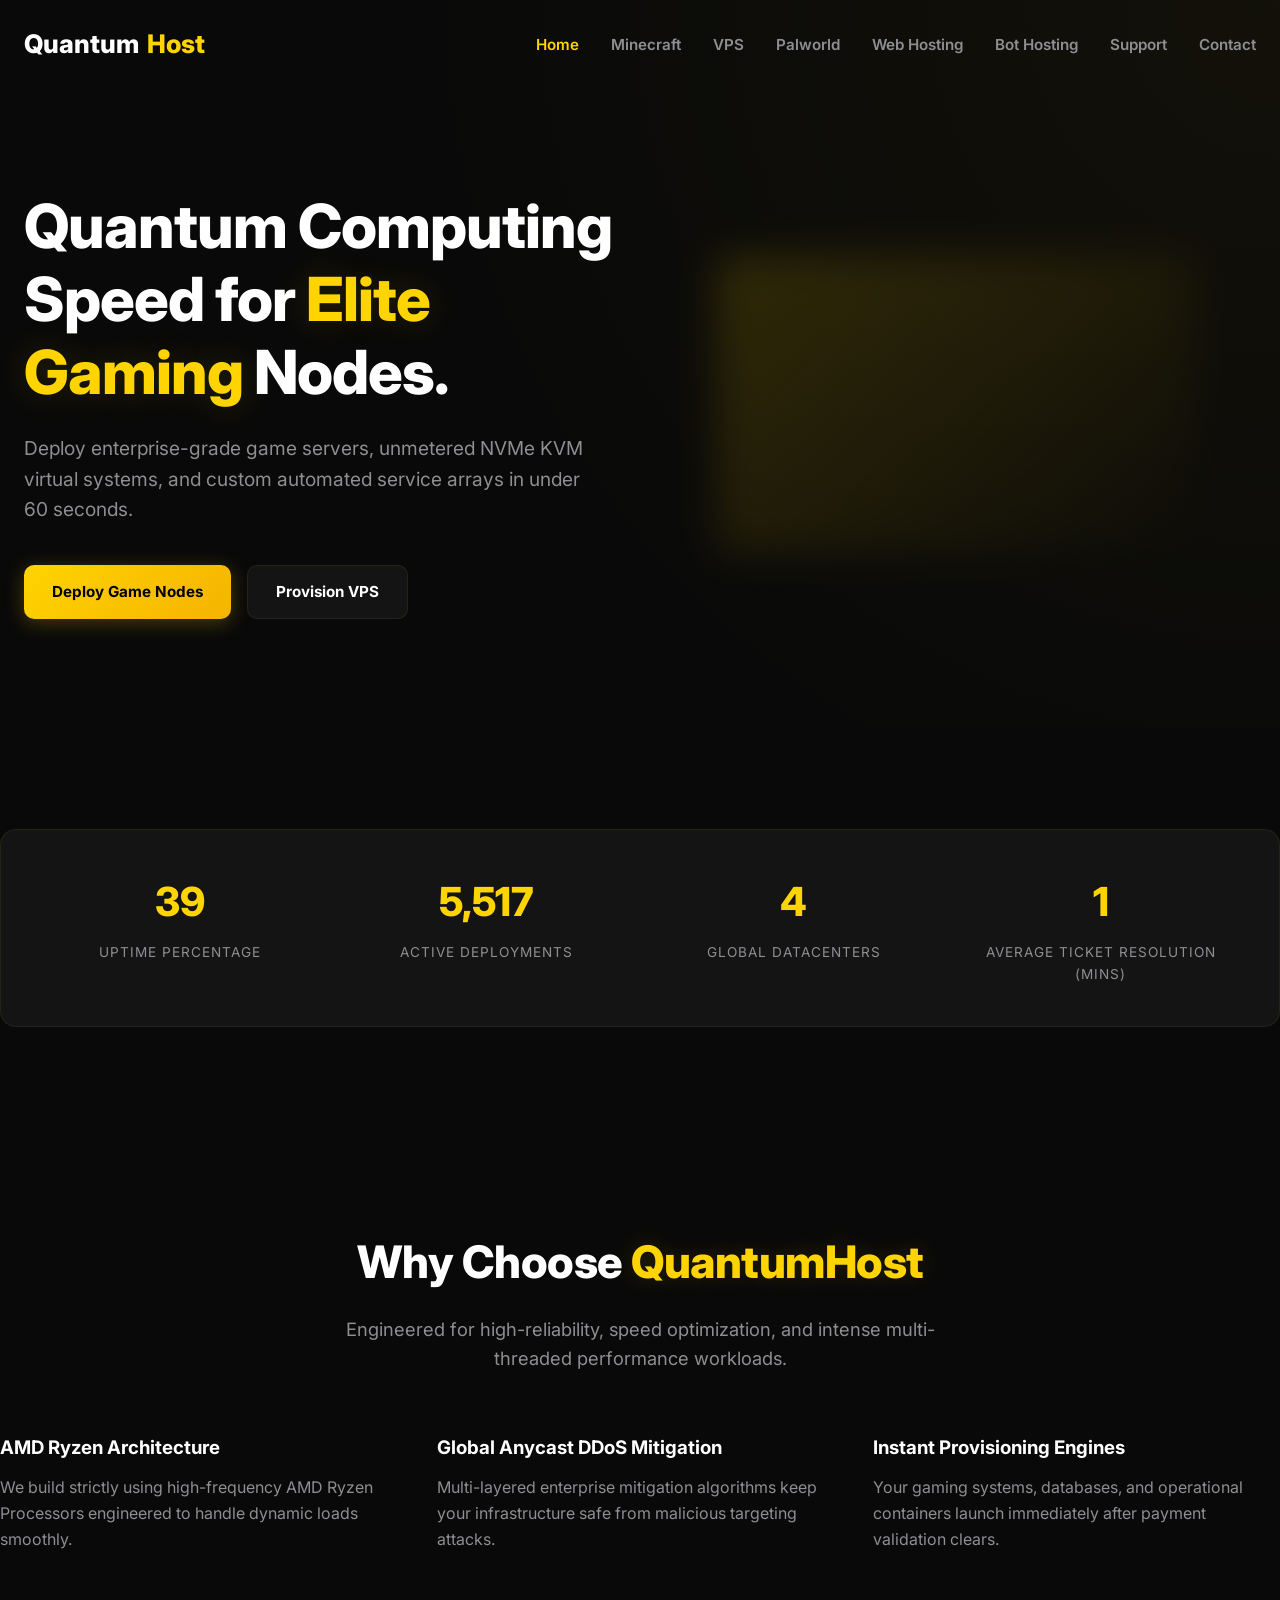
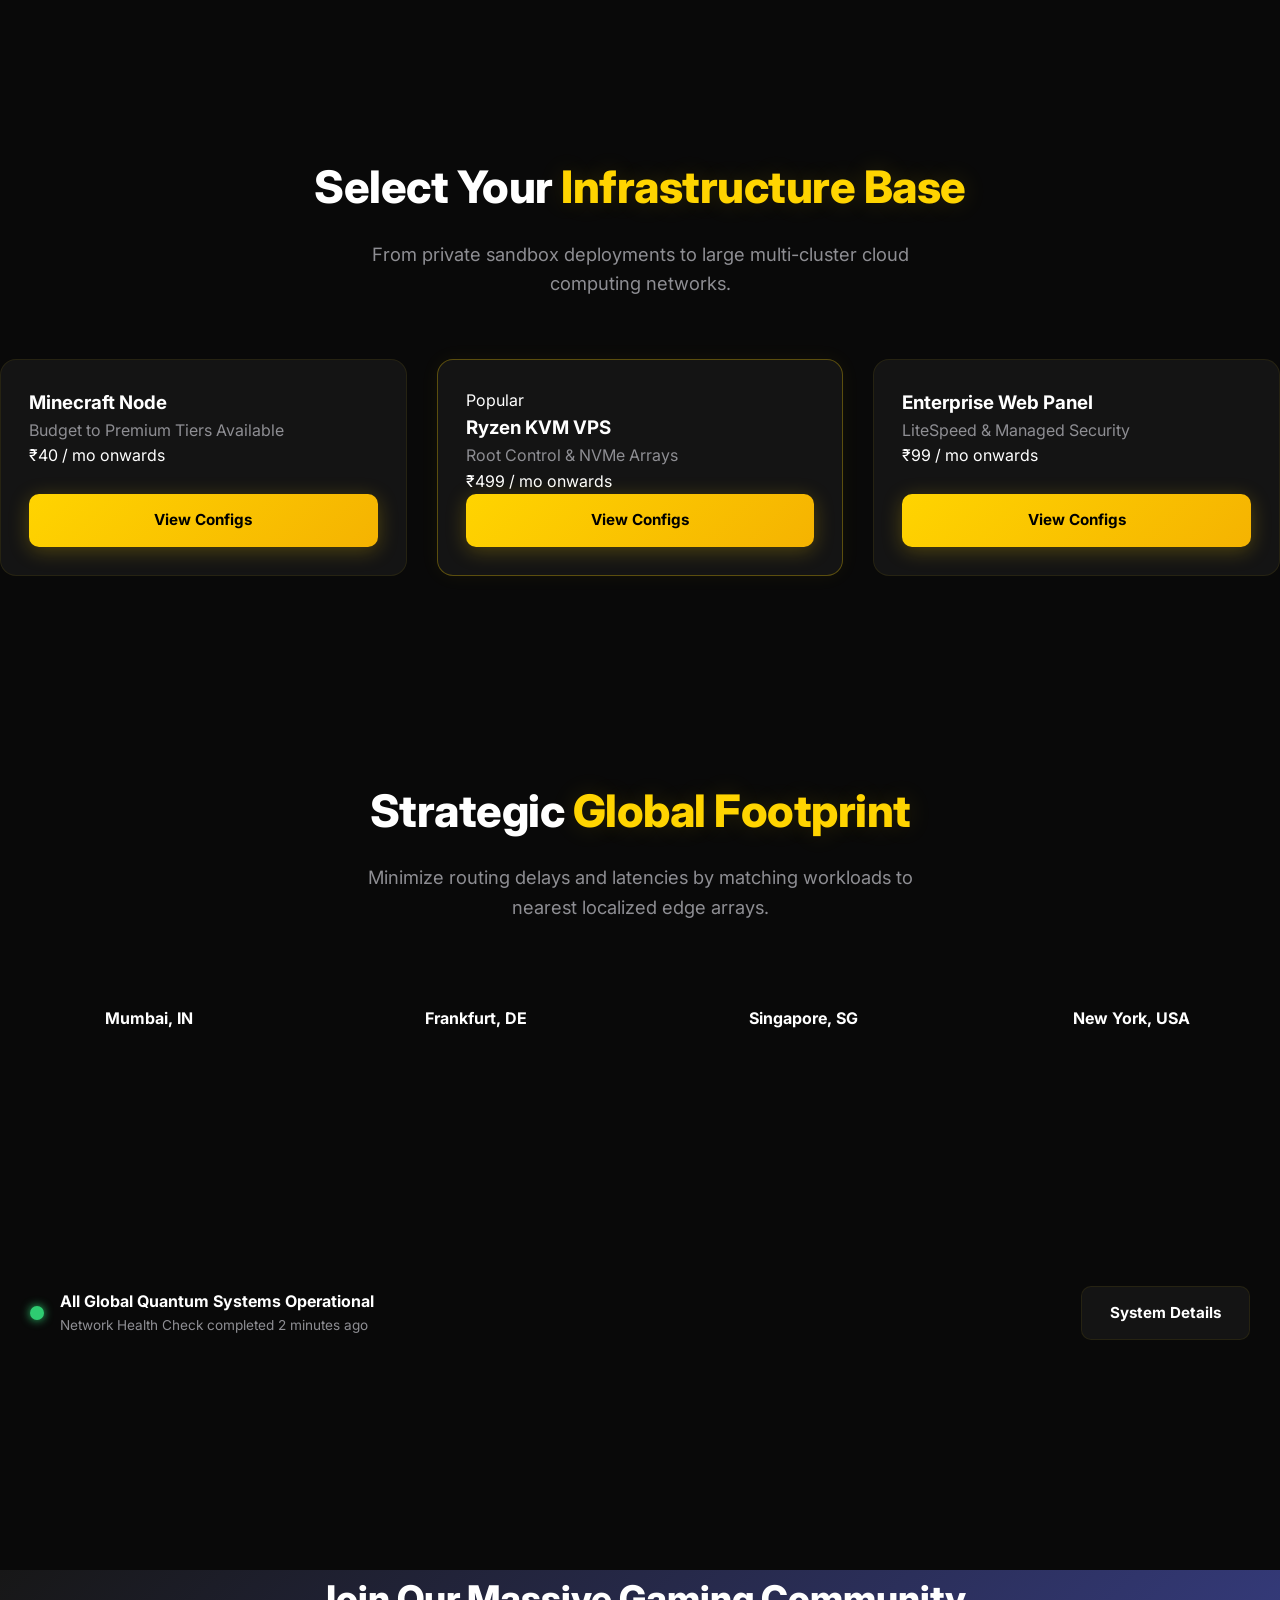
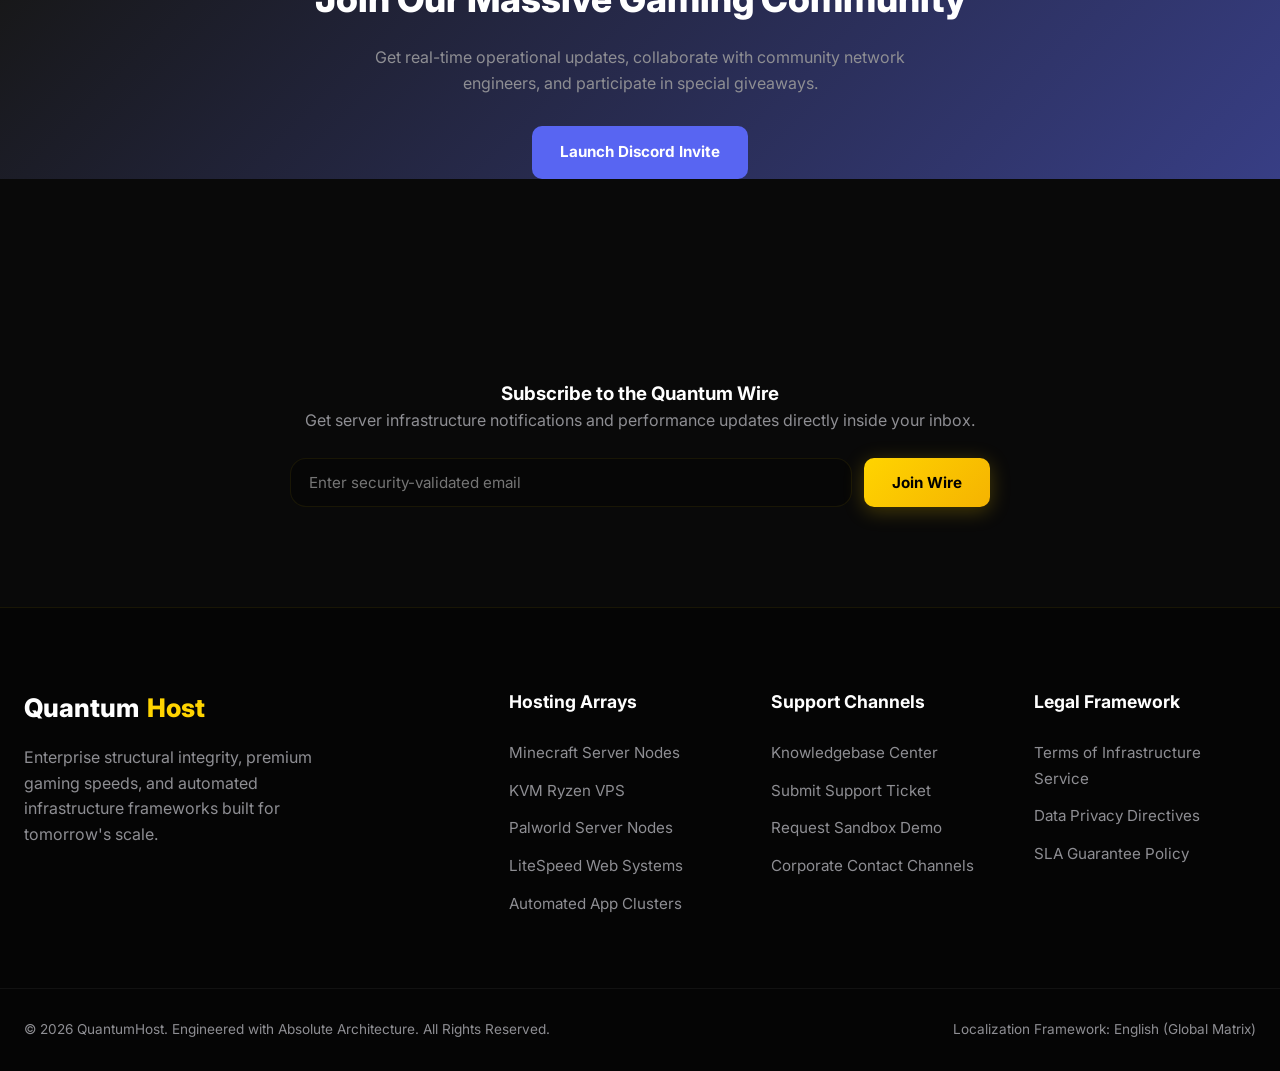
<file: index.html>
<!DOCTYPE html>
<html lang="en">
<head>
    <meta charset="UTF-8">
    <meta name="viewport" content="width=device-width, initial-scale=1.0">
    <title>QuantumHost - Elite Enterprise Next-Gen Gaming & Infrastructure Hosting</title>
    <meta name="description" content="Deploy massive, lightning-fast game nodes, Ryzen powered enterprise VPS solutions, and extreme performance infrastructure hosting powered by QuantumHost technology.">
    <meta property="og:title" content="QuantumHost - Elite Enterprise Next-Gen Gaming & Infrastructure Hosting">
    <meta property="og:description" content="Experience cutting-edge speeds, cPanel deployments, automated bot nodes, and instant game configurations.">
    <meta property="og:type" content="website">
    <meta name="twitter:card" content="summary_large_image">
    <link rel="stylesheet" href="assets/css/style.css">
</head>
<body>

    <nav class="navbar">
        <div class="container nav-container">
            <a href="index.html" class="logo">Quantum<span>Host</span></a>
            <ul class="nav-menu">
                <li><a href="index.html" class="nav-link active">Home</a></li>
                <li><a href="minecraft/index.html" class="nav-link">Minecraft</a></li>
                <li><a href="vps/index.html" class="nav-link">VPS</a></li>
                <li><a href="palworld/index.html" class="nav-link">Palworld</a></li>
                <li><a href="web-hosting/index.html" class="nav-link">Web Hosting</a></li>
                <li><a href="bot-hosting/index.html" class="nav-link">Bot Hosting</a></li>
                <li><a href="support/index.html" class="nav-link">Support</a></li>
                <li><a href="contact/index.html" class="nav-link">Contact</a></li>
            </ul>
            <div class="nav-toggle">
                <span></span>
                <span></span>
                <span></span>
            </div>
        </div>
    </nav>

    <header class="hero" id="home">
        <div class="container grid-2">
            <div class="hero-content fade-up">
                <h1>Quantum Computing Speed for <span>Elite Gaming</span> Nodes.</h1>
                <p>Deploy enterprise-grade game servers, unmetered NVMe KVM virtual systems, and custom automated service arrays in under 60 seconds.</p>
                <div class="hero-actions">
                    <a href="minecraft/index.html" class="btn btn-primary">Deploy Game Nodes</a>
                    <a href="vps/index.html" class="btn btn-secondary">Provision VPS</a>
                </div>
            </div>
            <div class="hero-graphic float-animation fade-up" style="display: flex; justify-content: center; align-items: center;">
                <div style="width: 80%; height: 300px; background: linear-gradient(135deg, var(--primary), transparent); opacity: 0.15; border-radius: var(--radius); filter: blur(20px);"></div>
            </div>
        </div>
    </header>

    <section class="section container fade-up">
        <div class="grid-4 stats-bar">
            <div class="stat-item">
                <h3 class="counter-target" data-count="99">0</h3>
                <p>Uptime Percentage</p>
            </div>
            <div class="stat-item">
                <h3 class="counter-target" data-count="14520">0</h3>
                <p>Active Deployments</p>
            </div>
            <div class="stat-item">
                <h3 class="counter-target" data-count="12">0</h3>
                <p>Global Datacenters</p>
            </div>
            <div class="stat-item">
                <h3 class="counter-target" data-count="3">0</h3>
                <p>Average Ticket Resolution (Mins)</p>
            </div>
        </div>
    </section>

    <section class="section container fade-up" id="benefits">
        <div class="section-header">
            <h2>Why Choose <span>QuantumHost</span></h2>
            <p>Engineered for high-reliability, speed optimization, and intense multi-threaded performance workloads.</p>
        </div>
        <div class="grid-3">
            <div class="card">
                <h3>AMD Ryzen Architecture</h3>
                <p style="color: var(--text-muted); margin-top: 12px;">We build strictly using high-frequency AMD Ryzen Processors engineered to handle dynamic loads smoothly.</p>
            </div>
            <div class="card">
                <h3>Global Anycast DDoS Mitigation</h3>
                <p style="color: var(--text-muted); margin-top: 12px;">Multi-layered enterprise mitigation algorithms keep your infrastructure safe from malicious targeting attacks.</p>
            </div>
            <div class="card">
                <h3>Instant Provisioning Engines</h3>
                <p style="color: var(--text-muted); margin-top: 12px;">Your gaming systems, databases, and operational containers launch immediately after payment validation clears.</p>
            </div>
        </div>
    </section>

    <section class="section container fade-up" id="plans">
        <div class="section-header">
            <h2>Select Your <span>Infrastructure Base</span></h2>
            <p>From private sandbox deployments to large multi-cluster cloud computing networks.</p>
        </div>
        <div class="grid-3">
            <div class="card pricing-card">
                <div>
                    <h3>Minecraft Node</h3>
                    <p style="color: var(--text-muted);">Budget to Premium Tiers Available</p>
                    <div class="pricing-price">₹40 <span>/ mo onwards</span></div>
                </div>
                <a href="minecraft/index.html" class="btn btn-primary" style="width: 100%;">View Configs</a>
            </div>
            <div class="card pricing-card premium-tier">
                <div class="pricing-badge">Popular</div>
                <div>
                    <h3>Ryzen KVM VPS</h3>
                    <p style="color: var(--text-muted);">Root Control & NVMe Arrays</p>
                    <div class="pricing-price">₹499 <span>/ mo onwards</span></div>
                </div>
                <a href="vps/index.html" class="btn btn-primary" style="width: 100%;">View Configs</a>
            </div>
            <div class="card pricing-card">
                <div>
                    <h3>Enterprise Web Panel</h3>
                    <p style="color: var(--text-muted);">LiteSpeed & Managed Security</p>
                    <div class="pricing-price">₹99 <span>/ mo onwards</span></div>
                </div>
                <a href="web-hosting/index.html" class="btn btn-primary" style="width: 100%;">View Configs</a>
            </div>
        </div>
    </section>

    <section class="section container fade-up">
        <div class="section-header">
            <h2>Strategic <span>Global Footprint</span></h2>
            <p>Minimize routing delays and latencies by matching workloads to nearest localized edge arrays.</p>
        </div>
        <div class="grid-4" style="text-align: center;">
            <div class="card" style="padding: 24px;"><h4>Mumbai, IN</h4></div>
            <div class="card" style="padding: 24px;"><h4>Frankfurt, DE</h4></div>
            <div class="card" style="padding: 24px;"><h4>Singapore, SG</h4></div>
            <div class="card" style="padding: 24px;"><h4>New York, USA</h4></div>
        </div>
    </section>

    <section class="section container fade-up">
        <div class="card" style="display: flex; justify-content: space-between; align-items: center; flex-wrap: wrap; gap: 20px; padding: 30px;">
            <div style="display: flex; align-items: center; gap: 16px;">
                <div style="width: 14px; height: 14px; background: #2ecc71; border-radius: 50%; box-shadow: 0 0 10px #2ecc71;"></div>
                <div>
                    <h4 style="font-weight: 700;">All Global Quantum Systems Operational</h4>
                    <p style="color: var(--text-muted); font-size: 0.85rem;">Network Health Check completed 2 minutes ago</p>
                </div>
            </div>
            <a href="support/index.html" class="btn btn-secondary">System Details</a>
        </div>
    </section>

    <section class="section container fade-up">
        <div class="card" style="background: linear-gradient(135deg, #171717, #5865F2 200%); text-align: center;">
            <h2 style="font-size: 2.3rem; font-weight: 800; margin-bottom: 16px;">Join Our Massive <span>Gaming Community</span></h2>
            <p style="color: var(--text-muted); max-width: 600px; margin: 0 auto 30px auto;">Get real-time operational updates, collaborate with community network engineers, and participate in special giveaways.</p>
            <a href="discord/index.html" class="btn btn-primary" style="background: #5865F2; color: #fff; box-shadow: none;">Launch Discord Invite</a>
        </div>
    </section>

    <section class="section container fade-up">
        <div class="card" style="max-width: 700px; margin: 0 auto; text-align: center;">
            <h3>Subscribe to the Quantum Wire</h3>
            <p style="color: var(--text-muted); margin-bottom: 24px;">Get server infrastructure notifications and performance updates directly inside your inbox.</p>
            <form data-validate style="display: flex; gap: 12px; flex-wrap: wrap;">
                <input type="email" class="form-control" placeholder="Enter security-validated email" required style="flex: 1; min-width: 200px;">
                <button type="submit" class="btn btn-primary">Join Wire</button>
            </form>
        </div>
    </section>

    <footer class="footer">
        <div class="container footer-grid">
            <div class="footer-brand">
                <a href="index.html" class="logo">Quantum<span>Host</span></a>
                <p>Enterprise structural integrity, premium gaming speeds, and automated infrastructure frameworks built for tomorrow's scale.</p>
            </div>
            <div>
                <h4 class="footer-heading">Hosting Arrays</h4>
                <ul class="footer-links">
                    <li><a href="minecraft/index.html">Minecraft Server Nodes</a></li>
                    <li><a href="vps/index.html">KVM Ryzen VPS</a></li>
                    <li><a href="palworld/index.html">Palworld Server Nodes</a></li>
                    <li><a href="web-hosting/index.html">LiteSpeed Web Systems</a></li>
                    <li><a href="bot-hosting/index.html">Automated App Clusters</a></li>
                </ul>
            </div>
            <div>
                <h4 class="footer-heading">Support Channels</h4>
                <ul class="footer-links">
                    <li><a href="support/index.html">Knowledgebase Center</a></li>
                    <li><a href="support/index.html">Submit Support Ticket</a></li>
                    <li><a href="demo-server/index.html">Request Sandbox Demo</a></li>
                    <li><a href="contact/index.html">Corporate Contact Channels</a></li>
                </ul>
            </div>
            <div>
                <h4 class="footer-heading">Legal Framework</h4>
                <ul class="footer-links">
                    <li><a href="#">Terms of Infrastructure Service</a></li>
                    <li><a href="#">Data Privacy Directives</a></li>
                    <li><a href="#">SLA Guarantee Policy</a></li>
                </ul>
            </div>
        </div>
        <div class="container footer-bottom">
            <p>&copy; 2026 QuantumHost. Engineered with Absolute Architecture. All Rights Reserved.</p>
            <p>Localization Framework: English (Global Matrix)</p>
        </div>
    </footer>

    <div class="scroll-top">↑</div>

    <script src="assets/js/script.js"></script>
</body>
</html>
</file>
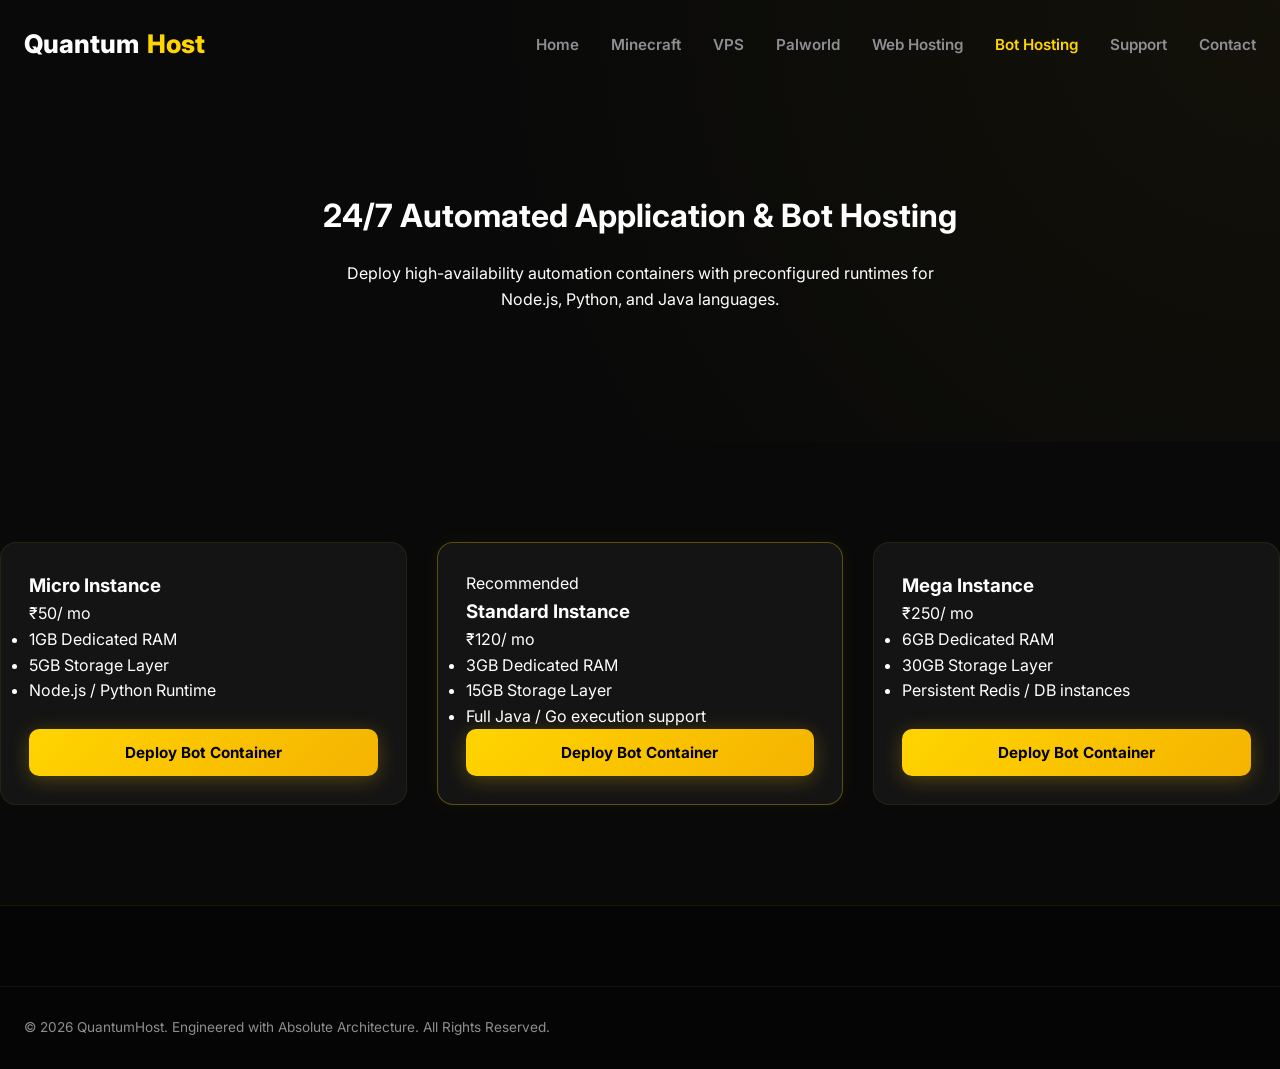
<file: bot-hosting/index.html>
<!DOCTYPE html>
<html lang="en">
<head>
    <meta charset="UTF-8">
    <meta name="viewport" content="width=device-width, initial-scale=1.0">
    <title>24/7 Discord & App Bot Hosting - QuantumHost</title>
    <link rel="stylesheet" href="../assets/css/style.css">
</head>
<body>

    <nav class="navbar sticky">
        <div class="container nav-container">
            <a href="../index.html" class="logo">Quantum<span>Host</span></a>
            <ul class="nav-menu">
                <li><a href="../index.html" class="nav-link">Home</a></li>
                <li><a href="../minecraft/index.html" class="nav-link">Minecraft</a></li>
                <li><a href="../vps/index.html" class="nav-link">VPS</a></li>
                <li><a href="../palworld/index.html" class="nav-link">Palworld</a></li>
                <li><a href="../web-hosting/index.html" class="nav-link">Web Hosting</a></li>
                <li><a href="index.html" class="nav-link active">Bot Hosting</a></li>
                <li><a href="../support/index.html" class="nav-link">Support</a></li>
                <li><a href="../contact/index.html" class="nav-link">Contact</a></li>
            </ul>
        </div>
    </nav>

    <header class="hero">
        <div class="container text-center" style="text-align: center;">
            <h1 class="fade-up">24/7 Automated <span>Application & Bot</span> Hosting</h1>
            <p class="fade-up" style="margin: 20px auto; max-width: 600px;">Deploy high-availability automation containers with preconfigured runtimes for Node.js, Python, and Java languages.</p>
        </div>
    </header>

    <section class="section container fade-up">
        <div class="grid-3">
            <div class="card pricing-card">
                <div>
                    <h3>Micro Instance</h3>
                    <div class="pricing-price">₹50<span>/ mo</span></div>
                    <ul class="pricing-features">
                        <li>1GB Dedicated RAM</li>
                        <li>5GB Storage Layer</li>
                        <li>Node.js / Python Runtime</li>
                    </ul>
                </div>
                <button class="btn btn-primary" onclick="alert('Launching Application Sandbox...')">Deploy Bot Container</button>
            </div>
            <div class="card pricing-card premium-tier">
                <div class="pricing-badge">Recommended</div>
                <div>
                    <h3>Standard Instance</h3>
                    <div class="pricing-price">₹120<span>/ mo</span></div>
                    <ul class="pricing-features">
                        <li>3GB Dedicated RAM</li>
                        <li>15GB Storage Layer</li>
                        <li>Full Java / Go execution support</li>
                    </ul>
                </div>
                <button class="btn btn-primary" onclick="alert('Launching Application Sandbox...')">Deploy Bot Container</button>
            </div>
            <div class="card pricing-card">
                <div>
                    <h3>Mega Instance</h3>
                    <div class="pricing-price">₹250<span>/ mo</span></div>
                    <ul class="pricing-features">
                        <li>6GB Dedicated RAM</li>
                        <li>30GB Storage Layer</li>
                        <li>Persistent Redis / DB instances</li>
                    </ul>
                </div>
                <button class="btn btn-primary" onclick="alert('Launching Application Sandbox...')">Deploy Bot Container</button>
            </div>
        </div>
    </section>

    <footer class="footer">
        <div class="container footer-bottom">
            <p>&copy; 2026 QuantumHost. Engineered with Absolute Architecture. All Rights Reserved.</p>
        </div>
    </footer>

    <script src="../assets/js/script.js"></script>
</body>
</html>
</file>
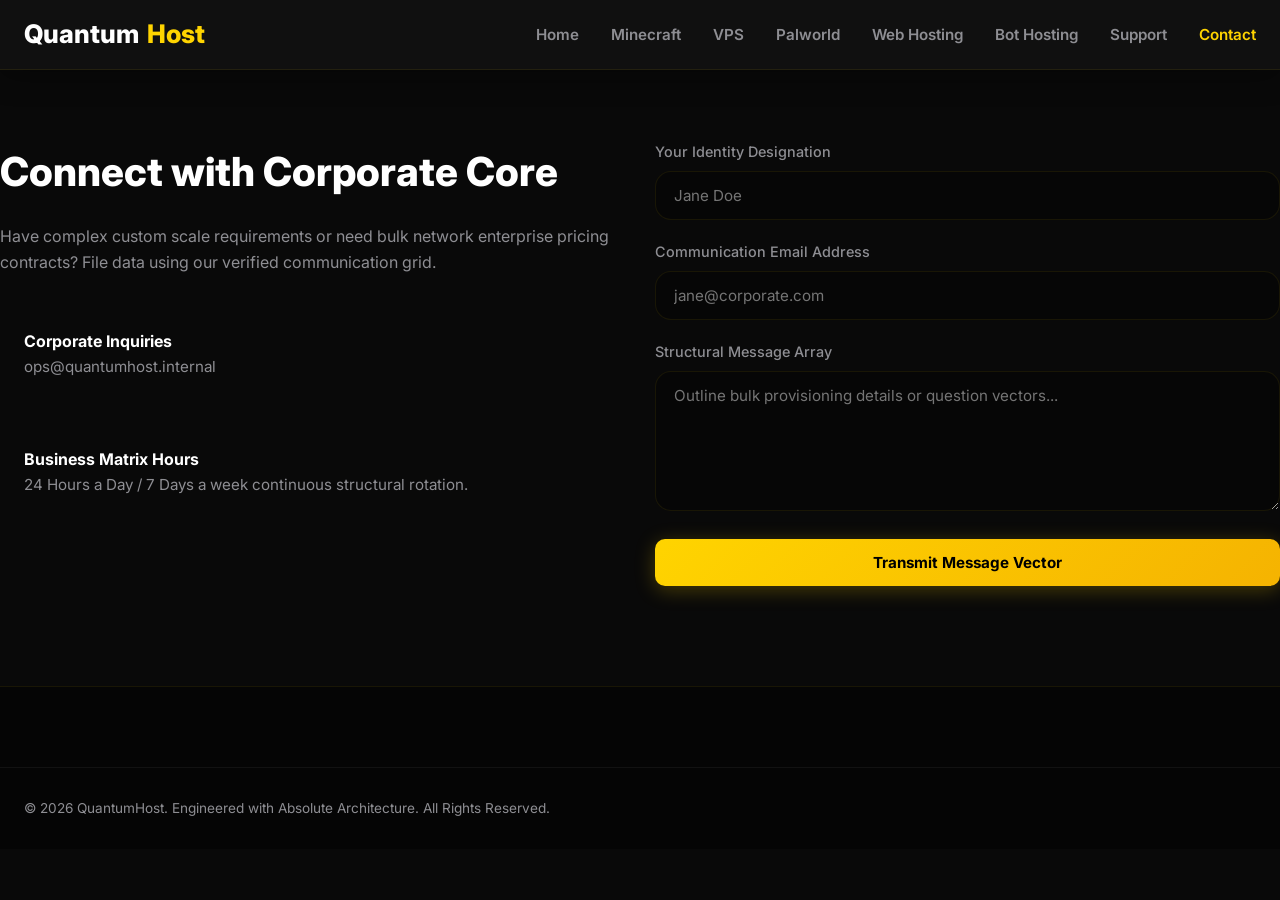
<file: contact/index.html>
<!DOCTYPE html>
<html lang="en">
<head>
    <meta charset="UTF-8">
    <meta name="viewport" content="width=device-width, initial-scale=1.0">
    <title>Contact Corporate Operations - QuantumHost</title>
    <link rel="stylesheet" href="../assets/css/style.css">
</head>
<body>

    <nav class="navbar sticky">
        <div class="container nav-container">
            <a href="../index.html" class="logo">Quantum<span>Host</span></a>
            <ul class="nav-menu">
                <li><a href="../index.html" class="nav-link">Home</a></li>
                <li><a href="../minecraft/index.html" class="nav-link">Minecraft</a></li>
                <li><a href="../vps/index.html" class="nav-link">VPS</a></li>
                <li><a href="../palworld/index.html" class="nav-link">Palworld</a></li>
                <li><a href="../web-hosting/index.html" class="nav-link">Web Hosting</a></li>
                <li><a href="../bot-hosting/index.html" class="nav-link">Bot Hosting</a></li>
                <li><a href="../support/index.html" class="nav-link">Support</a></li>
                <li><a href="index.html" class="nav-link active">Contact</a></li>
            </ul>
        </div>
    </nav>

    <section class="section container" style="padding-top: 140px;">
        <div class="grid-2">
            <div class="fade-up">
                <h2 style="font-size: 2.5rem; font-weight: 800; margin-bottom: 20px;">Connect with <span>Corporate Core</span></h2>
                <p style="color: var(--text-muted); margin-bottom: 30px;">Have complex custom scale requirements or need bulk network enterprise pricing contracts? File data using our verified communication grid.</p>
                
                <div class="card" style="margin-bottom: 20px; padding: 24px;">
                    <h4>Corporate Inquiries</h4>
                    <p style="color: var(--text-muted); font-size: 0.95rem;">ops@quantumhost.internal</p>
                </div>
                <div class="card" style="padding: 24px;">
                    <h4>Business Matrix Hours</h4>
                    <p style="color: var(--text-muted); font-size: 0.95rem;">24 Hours a Day / 7 Days a week continuous structural rotation.</p>
                </div>
            </div>

            <div class="card fade-up">
                <form data-validate>
                    <div class="form-group">
                        <label>Your Identity Designation</label>
                        <input type="text" class="form-control" placeholder="Jane Doe" required>
                    </div>
                    <div class="form-group">
                        <label>Communication Email Address</label>
                        <input type="email" class="form-control" placeholder="jane@corporate.com" required>
                    </div>
                    <div class="form-group">
                        <label>Structural Message Array</label>
                        <textarea class="form-control" placeholder="Outline bulk provisioning details or question vectors..." required></textarea>
                    </div>
                    <button type="submit" class="btn btn-primary" style="width: 100%;">Transmit Message Vector</button>
                </form>
            </div>
        </div>
    </section>

    <footer class="footer">
        <div class="container footer-bottom">
            <p>&copy; 2026 QuantumHost. Engineered with Absolute Architecture. All Rights Reserved.</p>
        </div>
    </footer>

    <script src="../assets/js/script.js"></script>
</body>
</html>
</file>
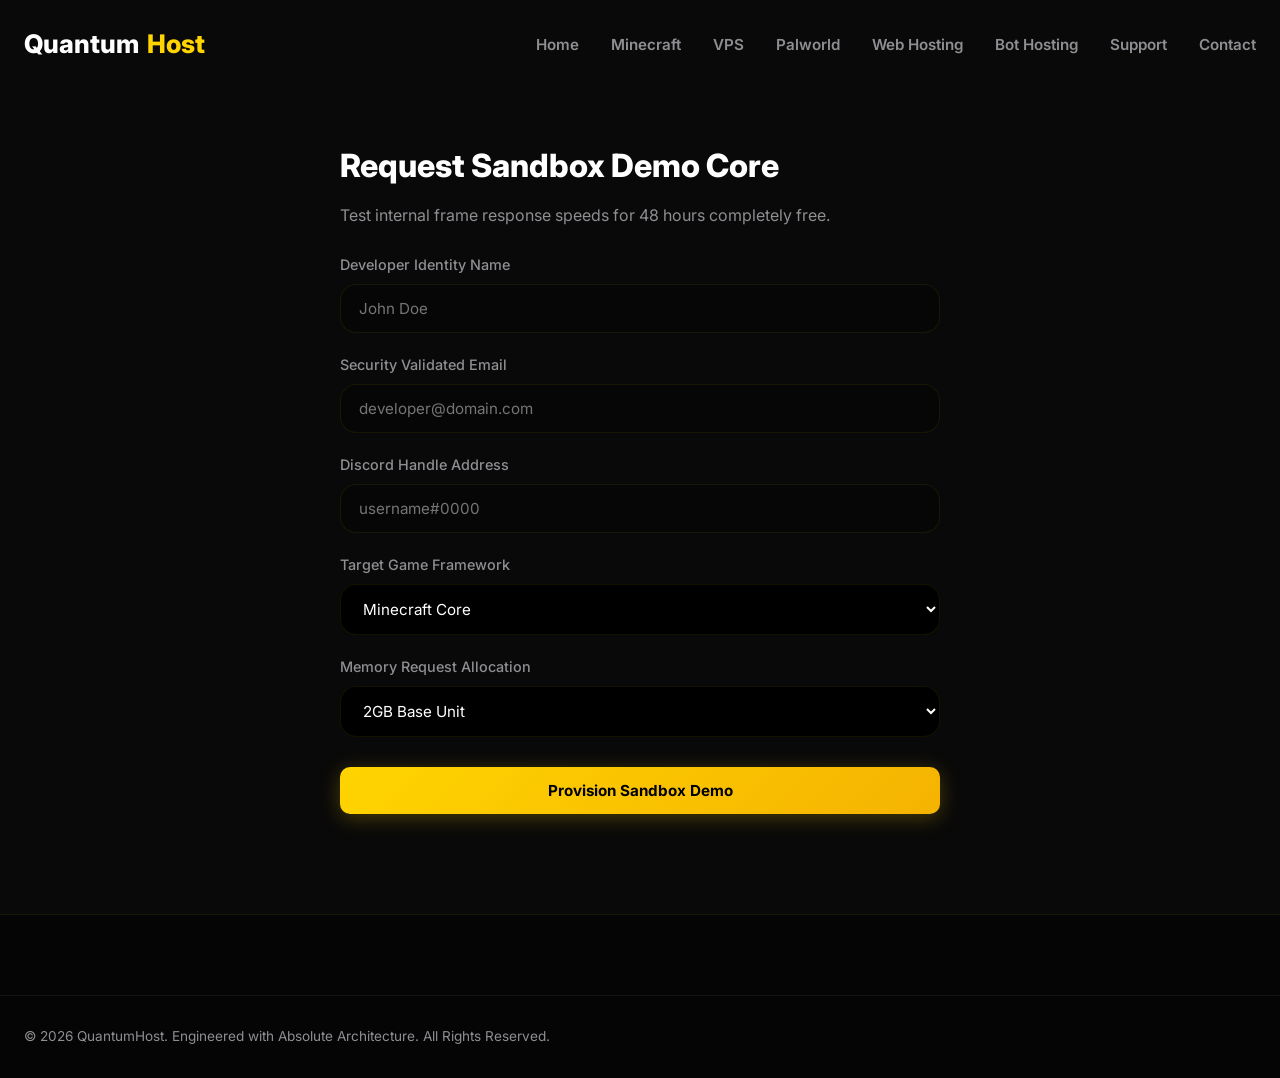
<file: demo-server/index.html>
<!DOCTYPE html>
<html lang="en">
<head>
    <meta charset="UTF-8">
    <meta name="viewport" content="width=device-width, initial-scale=1.0">
    <title>Request Free Sandbox Demo Server - QuantumHost</title>
    <link rel="stylesheet" href="../assets/css/style.css">
</head>
<body>

    <nav class="navbar sticky">
        <div class="container nav-container">
            <a href="../index.html" class="logo">Quantum<span>Host</span></a>
            <ul class="nav-menu">
                <li><a href="../index.html" class="nav-link">Home</a></li>
                <li><a href="../minecraft/index.html" class="nav-link">Minecraft</a></li>
                <li><a href="../vps/index.html" class="nav-link">VPS</a></li>
                <li><a href="../palworld/index.html" class="nav-link">Palworld</a></li>
                <li><a href="../web-hosting/index.html" class="nav-link">Web Hosting</a></li>
                <li><a href="../bot-hosting/index.html" class="nav-link">Bot Hosting</a></li>
                <li><a href="../support/index.html" class="nav-link">Support</a></li>
                <li><a href="../contact/index.html" class="nav-link">Contact</a></li>
            </ul>
        </div>
    </nav>

    <section class="section container" style="padding-top: 140px;">
        <div class="card" style="max-width: 600px; margin: 0 auto;">
            <h2 style="margin-bottom: 12px; font-weight: 800; font-size: 2rem;">Request Sandbox <span>Demo Core</span></h2>
            <p style="color: var(--text-muted); margin-bottom: 24px;">Test internal frame response speeds for 48 hours completely free.</p>
            
            <form data-validate>
                <div class="form-group">
                    <label>Developer Identity Name</label>
                    <input type="text" class="form-control" placeholder="John Doe" required>
                </div>
                <div class="form-group">
                    <label>Security Validated Email</label>
                    <input type="email" class="form-control" placeholder="developer@domain.com" required>
                </div>
                <div class="form-group">
                    <label>Discord Handle Address</label>
                    <input type="text" class="form-control" placeholder="username#0000" required>
                </div>
                <div class="form-group">
                    <label>Target Game Framework</label>
                    <select class="form-control" style="background: #000; color: #fff;" required>
                        <option value="minecraft">Minecraft Core</option>
                        <option value="palworld">Palworld Array</option>
                        <option value="bot">Application Node</option>
                    </select>
                </div>
                <div class="form-group">
                    <label>Memory Request Allocation</label>
                    <select class="form-control" style="background: #000; color: #fff;" required>
                        <option value="2">2GB Base Unit</option>
                        <option value="4">4GB Medium Unit</option>
                    </select>
                </div>
                <button type="submit" class="btn btn-primary" style="width: 100%; margin-top: 10px;">Provision Sandbox Demo</button>
            </form>
        </div>
    </section>

    <footer class="footer">
        <div class="container footer-bottom">
            <p>&copy; 2026 QuantumHost. Engineered with Absolute Architecture. All Rights Reserved.</p>
        </div>
    </footer>

    <script src="../assets/js/script.js"></script>
</body>
</html>
</file>
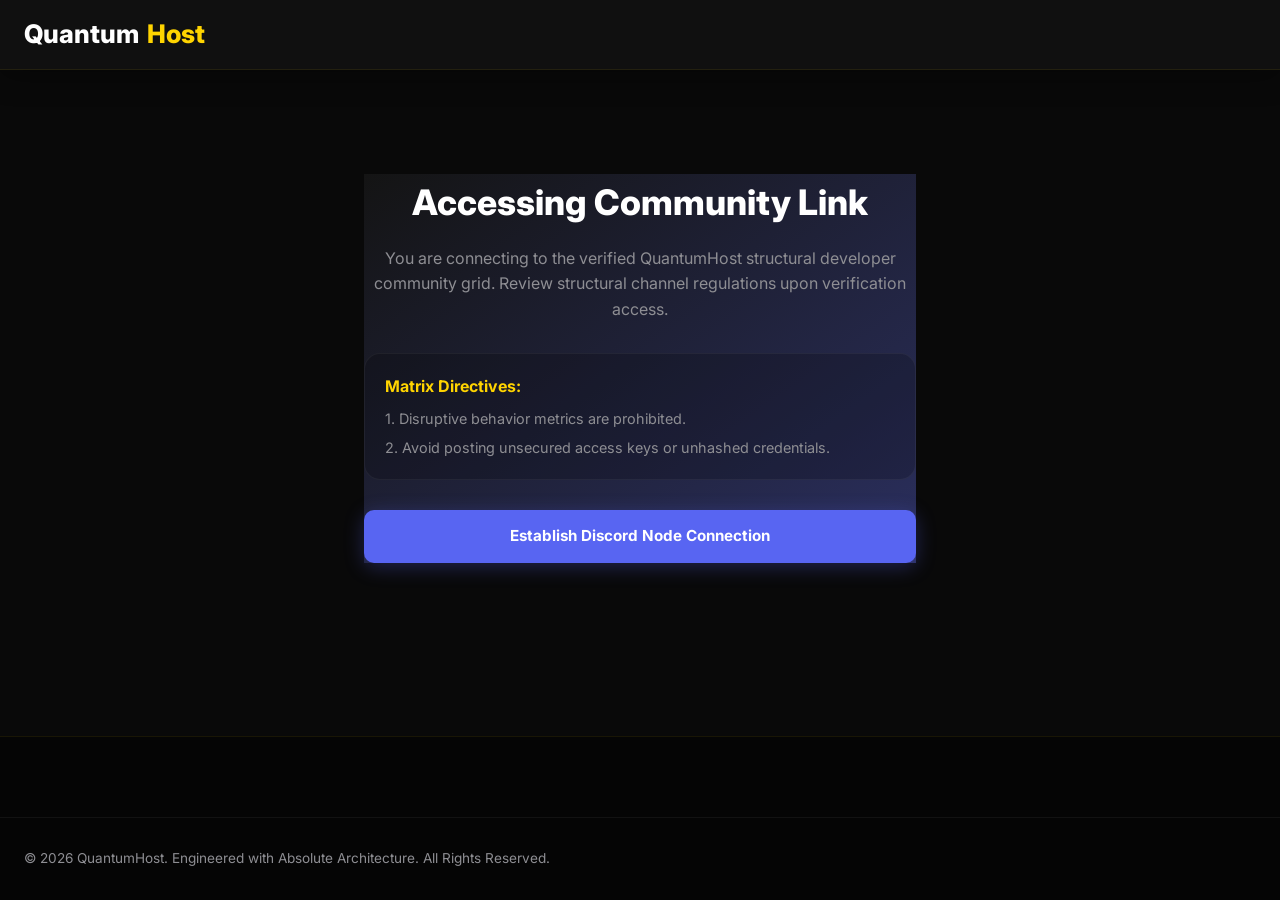
<file: discord/index.html>
<!DOCTYPE html>
<html lang="en">
<head>
    <meta charset="UTF-8">
    <meta name="viewport" content="width=device-width, initial-scale=1.0">
    <title>Join the Community Matrix - QuantumHost</title>
    <link rel="stylesheet" href="../assets/css/style.css">
    <style>
        body {
            display: flex;
            flex-direction: column;
            min-height: 100vh;
        }
        .main-content {
            flex: 1;
            display: flex;
            align-items: center;
            justify-content: center;
            padding: 100px 0;
        }
    </style>
</head>
<body>

    <nav class="navbar sticky">
        <div class="container nav-container">
            <a href="../index.html" class="logo">Quantum<span>Host</span></a>
        </div>
    </nav>

    <main class="main-content">
        <div class="container" style="text-align: center; max-width: 600px;">
            <div class="card fade-up" style="background: linear-gradient(145deg, var(--card), #5865F2 300%);">
                <h2 style="font-size: 2.2rem; font-weight: 800; margin-bottom: 16px;">Accessing <span>Community Link</span></h2>
                <p style="color: var(--text-muted); margin-bottom: 30px;">You are connecting to the verified QuantumHost structural developer community grid. Review structural channel regulations upon verification access.</p>
                
                <div style="background: rgba(0,0,0,0.2); border-radius: var(--radius); padding: 20px; text-align: left; margin-bottom: 30px; border: 1px solid rgba(255,255,255,0.05);">
                    <h4 style="margin-bottom: 8px; color: var(--primary);">Matrix Directives:</h4>
                    <p style="font-size: 0.9rem; color: var(--text-muted); margin-bottom: 6px;">1. Disruptive behavior metrics are prohibited.</p>
                    <p style="font-size: 0.9rem; color: var(--text-muted);">2. Avoid posting unsecured access keys or unhashed credentials.</p>
                </div>

                <a href="https://discord.com" target="_blank" class="btn btn-primary" style="background: #5865F2; color: white; width: 100%; box-shadow: 0 4px 20px rgba(88, 101, 242, 0.3);">Establish Discord Node Connection</a>
            </div>
        </div>
    </main>

    <footer class="footer">
        <div class="container footer-bottom">
            <p>&copy; 2026 QuantumHost. Engineered with Absolute Architecture. All Rights Reserved.</p>
        </div>
    </footer>

    <script src="../assets/js/script.js"></script>
</body>
</html>
</file>
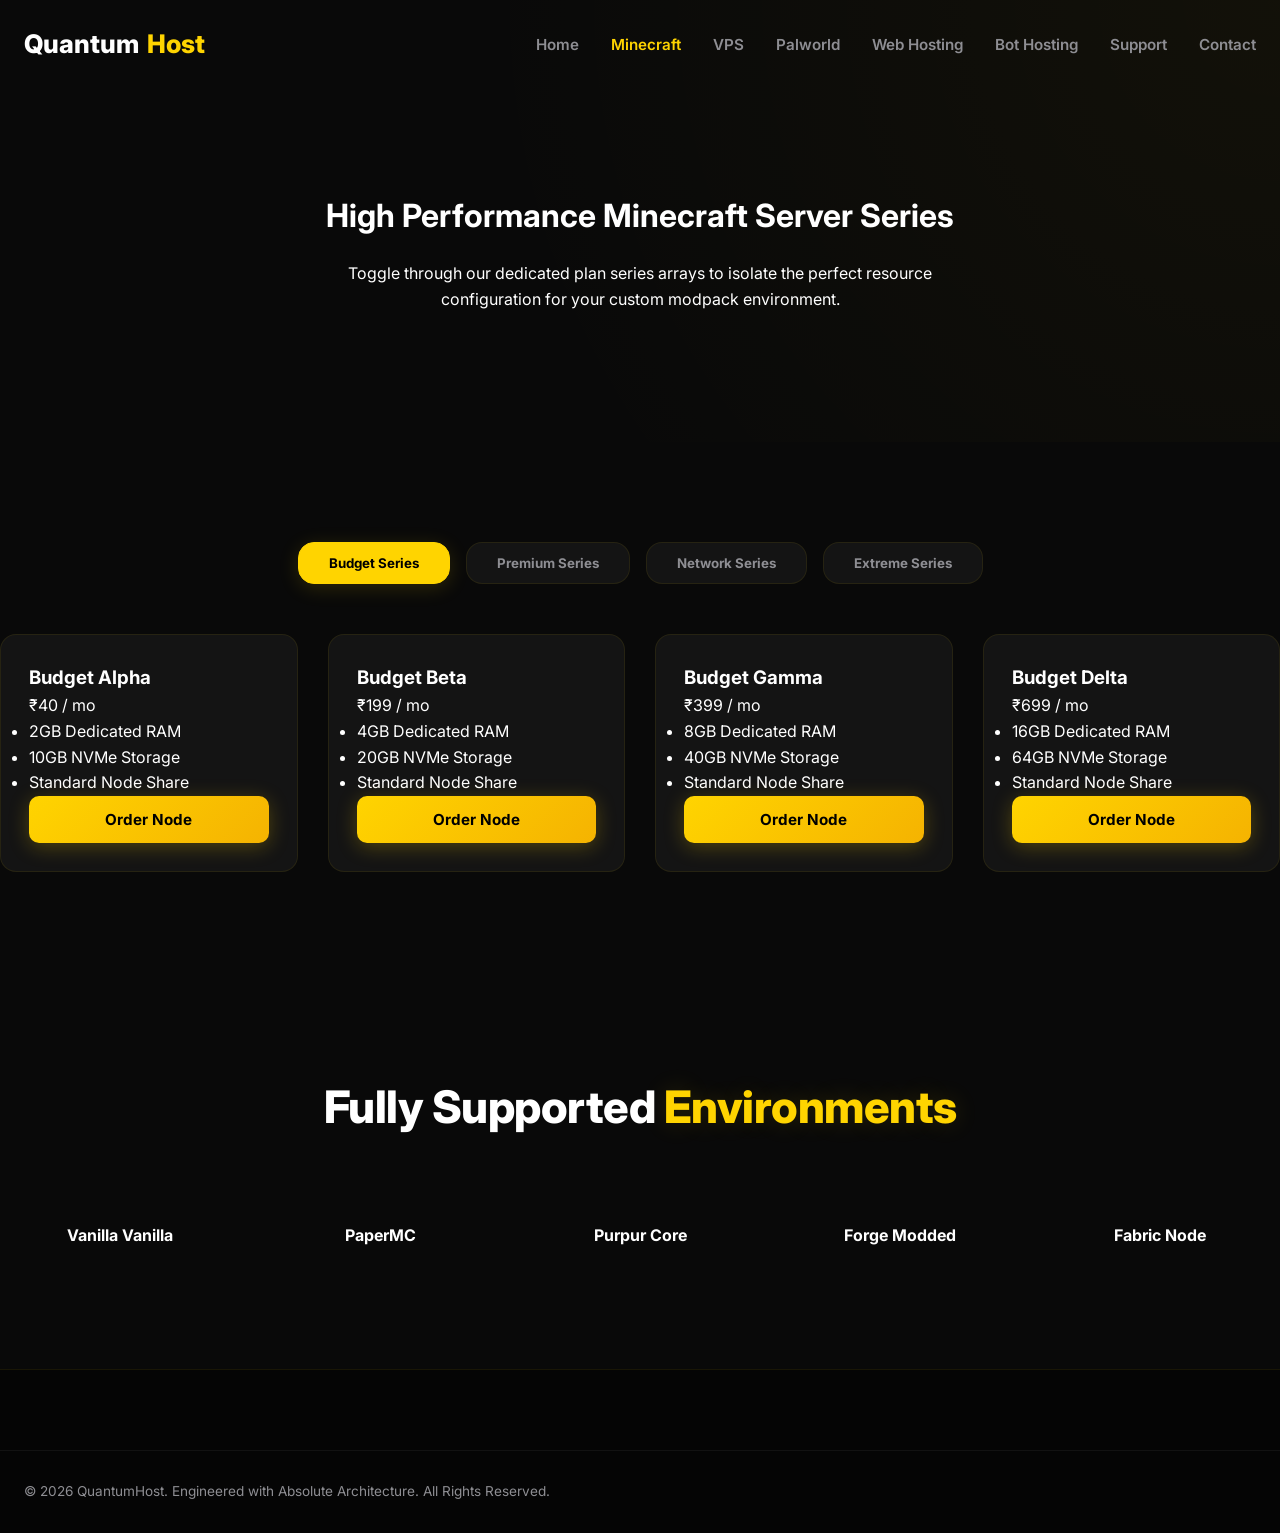
<file: minecraft/index.html>
<!DOCTYPE html>
<html lang="en">
<head>
    <meta charset="UTF-8">
    <meta name="viewport" content="width=device-width, initial-scale=1.0">
    <title>Premium Minecraft Server Hosting - QuantumHost</title>
    <link rel="stylesheet" href="../assets/css/style.css">
    <style>
        /* Dedicated styles for the interactive Series layout */
        .series-tabs {
            display: flex;
            justify-content: center;
            gap: 16px;
            margin-bottom: 50px;
            flex-wrap: wrap;
        }
        .tab-btn {
            background: var(--card);
            border: 1px solid var(--border);
            color: var(--text-muted);
            padding: 12px 30px;
            border-radius: var(--radius);
            font-weight: 700;
            cursor: pointer;
            transition: var(--transition);
        }
        .tab-btn:hover, .tab-btn.active {
            border-color: var(--primary);
            color: #000;
            background: var(--primary);
            box-shadow: 0 4px 20px var(--glow);
        }
        .series-container {
            display: none;
        }
        .series-container.active {
            display: grid;
        }
    </style>
</head>
<body>

    <!-- Navigation Framework -->
    <nav class="navbar sticky">
        <div class="container nav-container">
            <a href="../index.html" class="logo">Quantum<span>Host</span></a>
            <ul class="nav-menu">
                <li><a href="../index.html" class="nav-link">Home</a></li>
                <li><a href="index.html" class="nav-link active">Minecraft</a></li>
                <li><a href="../vps/index.html" class="nav-link">VPS</a></li>
                <li><a href="../palworld/index.html" class="nav-link">Palworld</a></li>
                <li><a href="../web-hosting/index.html" class="nav-link">Web Hosting</a></li>
                <li><a href="../bot-hosting/index.html" class="nav-link">Bot Hosting</a></li>
                <li><a href="../support/index.html" class="nav-link">Support</a></li>
                <li><a href="../contact/index.html" class="nav-link">Contact</a></li>
            </ul>
        </div>
    </nav>

    <!-- Page Hero Banner -->
    <header class="hero">
        <div class="container" style="text-align: center;">
            <h1 class="fade-up">High Performance <span>Minecraft Server</span> Series</h1>
            <p class="fade-up" style="margin: 20px auto; max-width: 600px;">Toggle through our dedicated plan series arrays to isolate the perfect resource configuration for your custom modpack environment.</p>
        </div>
    </header>

    <!-- Plan Series Section -->
    <section class="section container fade-up">
        
        <!-- Interactive Plan Selector Controls -->
        <div class="series-tabs">
            <button class="tab-btn active" onclick="switchSeries('budget')">Budget Series</button>
            <button class="tab-btn" onclick="switchSeries('premium')">Premium Series</button>
            <button class="tab-btn" onclick="switchSeries('network')">Network Series</button>
            <button class="tab-btn" onclick="switchSeries('extreme')">Extreme Series</button>
        </div>

        <!-- BUDGET SERIES MATRICES -->
        <div id="budget" class="grid-4 series-container active">
            <div class="card pricing-card">
                <div>
                    <h3>Budget Alpha</h3>
                    <div class="pricing-price">₹40 <span>/ mo</span></div>
                    <ul class="pricing-features">
                        <li>2GB Dedicated RAM</li>
                        <li>10GB NVMe Storage</li>
                        <li>Standard Node Share</li>
                    </ul>
                </div>
                <button class="btn btn-primary" onclick="alert('Deploying Budget Alpha...')">Order Node</button>
            </div>
            <div class="card pricing-card">
                <div>
                    <h3>Budget Beta</h3>
                    <div class="pricing-price">₹199 <span>/ mo</span></div>
                    <ul class="pricing-features">
                        <li>4GB Dedicated RAM</li>
                        <li>20GB NVMe Storage</li>
                        <li>Standard Node Share</li>
                    </ul>
                </div>
                <button class="btn btn-primary" onclick="alert('Deploying Budget Beta...')">Order Node</button>
            </div>
            <div class="card pricing-card">
                <div>
                    <h3>Budget Gamma</h3>
                    <div class="pricing-price">₹399 <span>/ mo</span></div>
                    <ul class="pricing-features">
                        <li>8GB Dedicated RAM</li>
                        <li>40GB NVMe Storage</li>
                        <li>Standard Node Share</li>
                    </ul>
                </div>
                <button class="btn btn-primary" onclick="alert('Deploying Budget Gamma...')">Order Node</button>
            </div>
            <div class="card pricing-card">
                <div>
                    <h3>Budget Delta</h3>
                    <div class="pricing-price">₹699 <span>/ mo</span></div>
                    <ul class="pricing-features">
                        <li>16GB Dedicated RAM</li>
                        <li>64GB NVMe Storage</li>
                        <li>Standard Node Share</li>
                    </ul>
                </div>
                <button class="btn btn-primary" onclick="alert('Deploying Budget Delta...')">Order Node</button>
            </div>
        </div>

        <!-- PREMIUM SERIES MATRICES -->
        <div id="premium" class="grid-4 series-container">
            <div class="card pricing-card">
                <div>
                    <h3>Premium Core-1</h3>
                    <div class="pricing-price">₹399 <span>/ mo</span></div>
                    <ul class="pricing-features">
                        <li>8GB Ryzen RAM</li>
                        <li>30GB NVMe Gen4</li>
                        <li>Priority Compute Allocation</li>
                    </ul>
                </div>
                <button class="btn btn-primary" onclick="alert('Deploying Premium Core-1...')">Order Node</button>
            </div>
            <div class="card pricing-card">
                <div>
                    <h3>Premium Core-2</h3>
                    <div class="pricing-price">₹549 <span>/ mo</span></div>
                    <ul class="pricing-features">
                        <li>12GB Ryzen RAM</li>
                        <li>60GB NVMe Gen4</li>
                        <li>Priority Compute Allocation</li>
                    </ul>
                </div>
                <button class="btn btn-primary" onclick="alert('Deploying Premium Core-2...')">Order Node</button>
            </div>
            <div class="card pricing-card premium-tier">
                <div class="pricing-badge">Optimal</div>
                <div>
                    <h3>Premium Core-3</h3>
                    <div class="pricing-price">₹699 <span>/ mo</span></div>
                    <ul class="pricing-features">
                        <li>16GB Ryzen RAM</li>
                        <li>90GB NVMe Gen4</li>
                        <li>Priority Compute Allocation</li>
                    </ul>
                </div>
                <button class="btn btn-primary" onclick="alert('Deploying Premium Core-3...')">Order Node</button>
            </div>
            <div class="card pricing-card">
                <div>
                    <h3>Premium Max</h3>
                    <div class="pricing-price">₹899 <span>/ mo</span></div>
                    <ul class="pricing-features">
                        <li>32GB Ryzen RAM</li>
                        <li>128GB NVMe Gen4</li>
                        <li>Priority Compute Allocation</li>
                    </ul>
                </div>
                <button class="btn btn-primary" onclick="alert('Deploying Premium Max...')">Order Node</button>
            </div>
        </div>

        <!-- NETWORK SERIES MATRICES -->
        <div id="network" class="grid-4 series-container">
            <div class="card pricing-card">
                <div>
                    <h3>Net Starter</h3>
                    <div class="pricing-price">₹699 <span>/ mo</span></div>
                    <ul class="pricing-features">
                        <li>16GB High Frequency RAM</li>
                        <li>128GB RAID 10 NVMe</li>
                        <li>Dedicated Bungee Routing</li>
                    </ul>
                </div>
                <button class="btn btn-primary" onclick="alert('Deploying Net Starter...')">Order Node</button>
            </div>
            <div class="card pricing-card">
                <div>
                    <h3>Net Advance</h3>
                    <div class="pricing-price">₹999 <span>/ mo</span></div>
                    <ul class="pricing-features">
                        <li>32GB High Frequency RAM</li>
                        <li>256GB RAID 10 NVMe</li>
                        <li>Dedicated Bungee Routing</li>
                    </ul>
                </div>
                <button class="btn btn-primary" onclick="alert('Deploying Net Advance...')">Order Node</button>
            </div>
            <div class="card pricing-card">
                <div>
                    <h3>Net Pro</h3>
                    <div class="pricing-price">₹1399 <span>/ mo</span></div>
                    <ul class="pricing-features">
                        <li>48GB High Frequency RAM</li>
                        <li>384GB RAID 10 NVMe</li>
                        <li>Dedicated Bungee Routing</li>
                    </ul>
                </div>
                <button class="btn btn-primary" onclick="alert('Deploying Net Pro...')">Order Node</button>
            </div>
            <div class="card pricing-card premium-tier">
                <div class="pricing-badge">Enterprise</div>
                <div>
                    <h3>Net Nexus</h3>
                    <div class="pricing-price">₹1799 <span>/ mo</span></div>
                    <ul class="pricing-features">
                        <li>64GB High Frequency RAM</li>
                        <li>528GB RAID 10 NVMe</li>
                        <li>Dedicated Bungee Routing</li>
                    </ul>
                </div>
                <button class="btn btn-primary" onclick="alert('Deploying Net Nexus...')">Order Node</button>
            </div>
        </div>

        <!-- EXTREME SERIES MATRICES -->
        <div id="extreme" class="grid-4 series-container">
            <div class="card pricing-card">
                <div>
                    <h3>Quantum Extreme I</h3>
                    <div class="pricing-price">₹599 <span>/ mo</span></div>
                    <ul class="pricing-features">
                        <li>32GB Isolated DDR5 RAM</li>
                        <li>128GB PCIe 5.0 NVMe</li>
                        <li>Uncapped Core Clocking</li>
                    </ul>
                </div>
                <button class="btn btn-primary" onclick="alert('Deploying Quantum Extreme I...')">Order Node</button>
            </div>
            <div class="card pricing-card">
                <div>
                    <h3>Quantum Extreme II</h3>
                    <div class="pricing-price">₹899 <span>/ mo</span></div>
                    <ul class="pricing-features">
                        <li>64GB Isolated DDR5 RAM</li>
                        <li>256GB PCIe 5.0 NVMe</li>
                        <li>Uncapped Core Clocking</li>
                    </ul>
                </div>
                <button class="btn btn-primary" onclick="alert('Deploying Quantum Extreme II...')">Order Node</button>
            </div>
            <div class="card pricing-card">
                <div>
                    <h3>Quantum Extreme III</h3>
                    <div class="pricing-price">₹1199 <span>/ mo</span></div>
                    <ul class="pricing-features">
                        <li>96GB Isolated DDR5 RAM</li>
                        <li>512GB PCIe 5.0 NVMe</li>
                        <li>Uncapped Core Clocking</li>
                    </ul>
                </div>
                <button class="btn btn-primary" onclick="alert('Deploying Quantum Extreme III...')">Order Node</button>
            </div>
            <div class="card pricing-card premium-tier">
                <div class="pricing-badge">Max Compute</div>
                <div>
                    <h3>Quantum Apex</h3>
                    <div class="pricing-price">₹1399 <span>/ mo</span></div>
                    <ul class="pricing-features">
                        <li>128GB Isolated DDR5 RAM</li>
                        <li>1TB PCIe 5.0 NVMe</li>
                        <li>Uncapped Core Clocking</li>
                    </ul>
                </div>
                <button class="btn btn-primary" onclick="alert('Deploying Quantum Apex...')">Order Node</button>
            </div>
        </div>

    </section>

    <!-- Version Matrix -->
    <section class="section container fade-up">
        <div class="section-header">
            <h2>Fully Supported <span>Environments</span></h2>
        </div>
        <div style="display: grid; grid-template-columns: repeat(auto-fit, minmax(150px, 1fr)); gap: 20px; text-align: center;">
            <div class="card" style="padding: 20px;"><h4>Vanilla Vanilla</h4></div>
            <div class="card" style="padding: 20px;"><h4>PaperMC</h4></div>
            <div class="card" style="padding: 20px;"><h4>Purpur Core</h4></div>
            <div class="card" style="padding: 20px;"><h4>Forge Modded</h4></div>
            <div class="card" style="padding: 20px;"><h4>Fabric Node</h4></div>
        </div>
    </section>

    <!-- Structural Footer Area -->
    <footer class="footer">
        <div class="container footer-bottom">
            <p>&copy; 2026 QuantumHost. Engineered with Absolute Architecture. All Rights Reserved.</p>
        </div>
    </footer>

    <!-- Interactive Plan Matrix Dynamic Switcher Script -->
    <script>
        function switchSeries(seriesId) {
            // Deactivate all tab controls and layout grids
            document.querySelectorAll('.tab-btn').forEach(btn => btn.classList.remove('active'));
            document.querySelectorAll('.series-container').forEach(container => container.classList.remove('active'));
            
            // Activate target parameters
            event.target.classList.add('active');
            document.getElementById(seriesId).classList.add('active');
        }
    </script>
    <script src="../assets/js/script.js"></script>
</body>
</html>
</file>
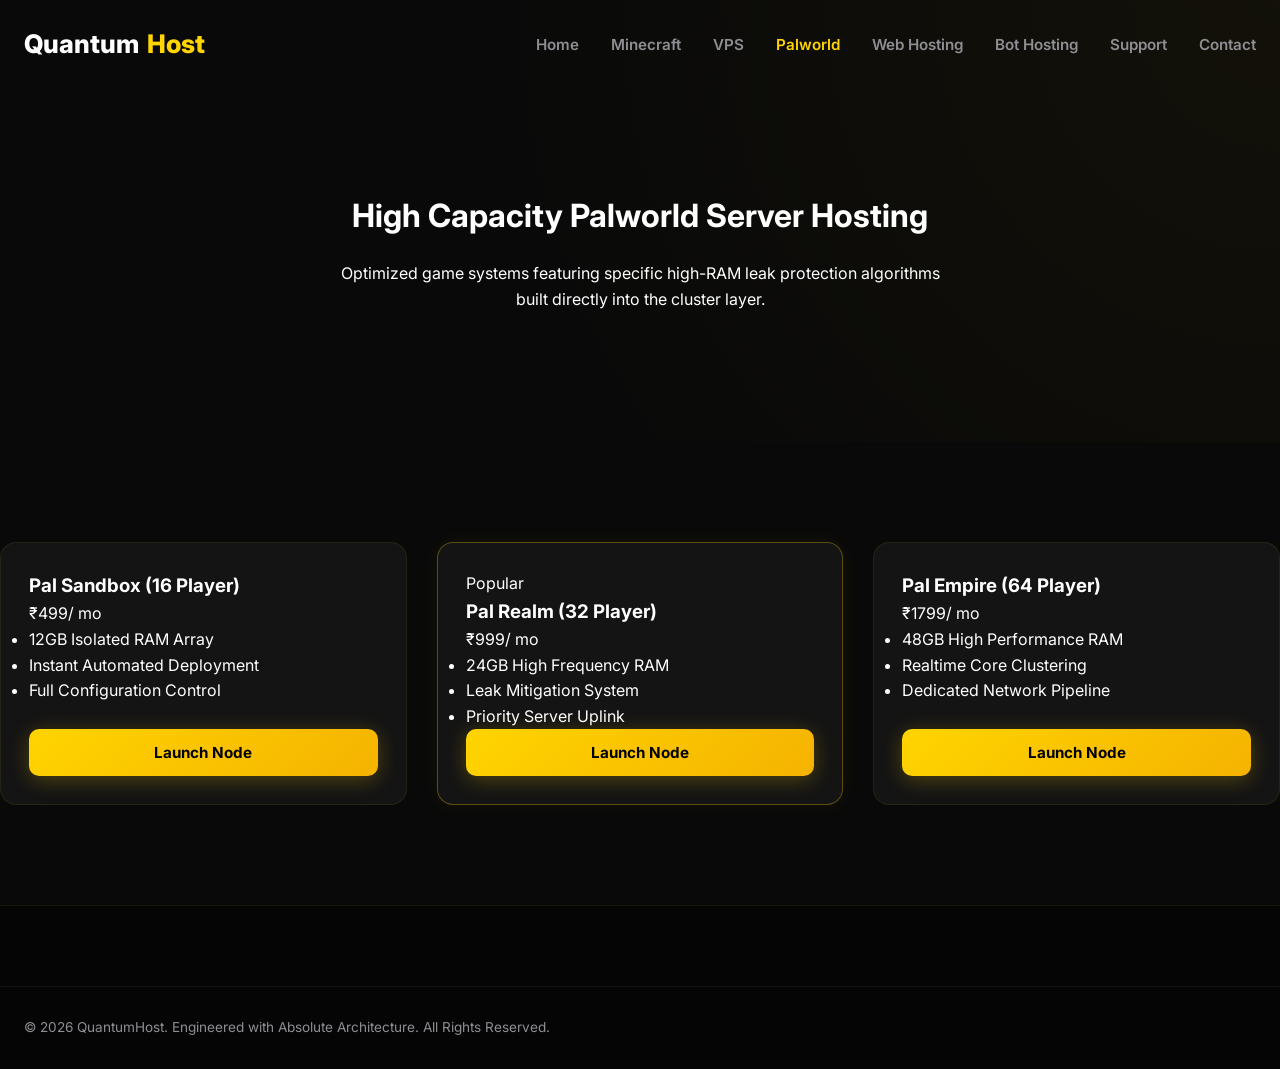
<file: palworld/index.html>
<!DOCTYPE html>
<html lang="en">
<head>
    <meta charset="UTF-8">
    <meta name="viewport" content="width=device-width, initial-scale=1.0">
    <title>Palworld Dedicated Servers - QuantumHost</title>
    <link rel="stylesheet" href="../assets/css/style.css">
</head>
<body>

    <nav class="navbar sticky">
        <div class="container nav-container">
            <a href="../index.html" class="logo">Quantum<span>Host</span></a>
            <ul class="nav-menu">
                <li><a href="../index.html" class="nav-link">Home</a></li>
                <li><a href="../minecraft/index.html" class="nav-link">Minecraft</a></li>
                <li><a href="../vps/index.html" class="nav-link">VPS</a></li>
                <li><a href="index.html" class="nav-link active">Palworld</a></li>
                <li><a href="../web-hosting/index.html" class="nav-link">Web Hosting</a></li>
                <li><a href="../bot-hosting/index.html" class="nav-link">Bot Hosting</a></li>
                <li><a href="../support/index.html" class="nav-link">Support</a></li>
                <li><a href="../contact/index.html" class="nav-link">Contact</a></li>
            </ul>
        </div>
    </nav>

    <header class="hero">
        <div class="container text-center" style="text-align: center;">
            <h1 class="fade-up">High Capacity <span>Palworld Server</span> Hosting</h1>
            <p class="fade-up" style="margin: 20px auto; max-width: 600px;">Optimized game systems featuring specific high-RAM leak protection algorithms built directly into the cluster layer.</p>
        </div>
    </header>

    <section class="section container fade-up">
        <div class="grid-3">
            <div class="card pricing-card">
                <div>
                    <h3>Pal Sandbox (16 Player)</h3>
                    <div class="pricing-price">₹499<span>/ mo</span></div>
                    <ul class="pricing-features">
                        <li>12GB Isolated RAM Array</li>
                        <li>Instant Automated Deployment</li>
                        <li>Full Configuration Control</li>
                    </ul>
                </div>
                <button class="btn btn-primary" style="width:100%;" onclick="alert('Configuring Palworld Sandbox Node...')">Launch Node</button>
            </div>
            <div class="card pricing-card premium-tier">
                <div class="pricing-badge">Popular</div>
                <div>
                    <h3>Pal Realm (32 Player)</h3>
                    <div class="pricing-price">₹999<span>/ mo</span></div>
                    <ul class="pricing-features">
                        <li>24GB High Frequency RAM</li>
                        <li>Leak Mitigation System</li>
                        <li>Priority Server Uplink</li>
                    </ul>
                </div>
                <button class="btn btn-primary" style="width:100%;" onclick="alert('Configuring Palworld Realm Node...')">Launch Node</button>
            </div>
            <div class="card pricing-card">
                <div>
                    <h3>Pal Empire (64 Player)</h3>
                    <div class="pricing-price">₹1799<span>/ mo</span></div>
                    <ul class="pricing-features">
                        <li>48GB High Performance RAM</li>
                        <li>Realtime Core Clustering</li>
                        <li>Dedicated Network Pipeline</li>
                    </ul>
                </div>
                <button class="btn btn-primary" style="width:100%;" onclick="alert('Configuring Palworld Empire Node...')">Launch Node</button>
            </div>
        </div>
    </section>

    <footer class="footer">
        <div class="container footer-bottom">
            <p>&copy; 2026 QuantumHost. Engineered with Absolute Architecture. All Rights Reserved.</p>
        </div>
    </footer>

    <script src="../assets/js/script.js"></script>
</body>
</html>
</file>
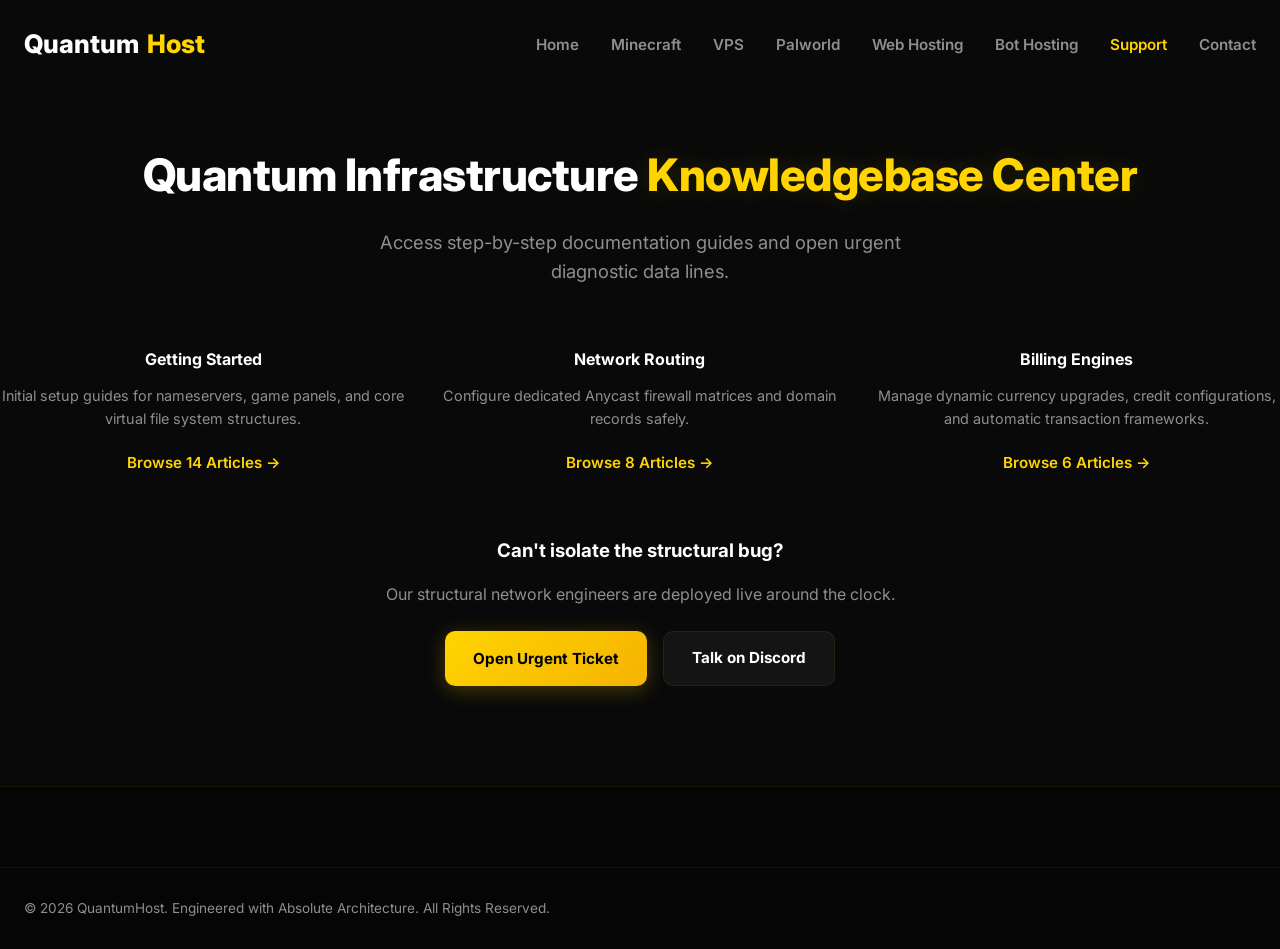
<file: support/index.html>
<!DOCTYPE html>
<html lang="en">
<head>
    <meta charset="UTF-8">
    <meta name="viewport" content="width=device-width, initial-scale=1.0">
    <title>Enterprise Knowledgebase & Support Center - QuantumHost</title>
    <link rel="stylesheet" href="../assets/css/style.css">
</head>
<body>

    <nav class="navbar sticky">
        <div class="container nav-container">
            <a href="../index.html" class="logo">Quantum<span>Host</span></a>
            <ul class="nav-menu">
                <li><a href="../index.html" class="nav-link">Home</a></li>
                <li><a href="../minecraft/index.html" class="nav-link">Minecraft</a></li>
                <li><a href="../vps/index.html" class="nav-link">VPS</a></li>
                <li><a href="../palworld/index.html" class="nav-link">Palworld</a></li>
                <li><a href="../web-hosting/index.html" class="nav-link">Web Hosting</a></li>
                <li><a href="../bot-hosting/index.html" class="nav-link">Bot Hosting</a></li>
                <li><a href="index.html" class="nav-link active">Support</a></li>
                <li><a href="../contact/index.html" class="nav-link">Contact</a></li>
            </ul>
        </div>
    </nav>

    <section class="section container" style="padding-top: 140px;">
        <div class="section-header">
            <h2>Quantum Infrastructure <span>Knowledgebase Center</span></h2>
            <p>Access step-by-step documentation guides and open urgent diagnostic data lines.</p>
        </div>

        <div class="grid-3" style="margin-bottom: 60px;">
            <div class="card" style="text-align: center;">
                <h4>Getting Started</h4>
                <p style="color: var(--text-muted); margin: 12px 0 20px 0; font-size: 0.9rem;">Initial setup guides for nameservers, game panels, and core virtual file system structures.</p>
                <a href="#" class="nav-link" style="color: var(--primary);">Browse 14 Articles →</a>
            </div>
            <div class="card" style="text-align: center;">
                <h4>Network Routing</h4>
                <p style="color: var(--text-muted); margin: 12px 0 20px 0; font-size: 0.9rem;">Configure dedicated Anycast firewall matrices and domain records safely.</p>
                <a href="#" class="nav-link" style="color: var(--primary);">Browse 8 Articles →</a>
            </div>
            <div class="card" style="text-align: center;">
                <h4>Billing Engines</h4>
                <p style="color: var(--text-muted); margin: 12px 0 20px 0; font-size: 0.9rem;">Manage dynamic currency upgrades, credit configurations, and automatic transaction frameworks.</p>
                <a href="#" class="nav-link" style="color: var(--primary);">Browse 6 Articles →</a>
            </div>
        </div>

        <div style="max-width: 700px; margin: 0 auto; text-align: center;">
            <h3 style="margin-bottom: 16px;">Can't isolate the structural bug?</h3>
            <p style="color: var(--text-muted); margin-bottom: 24px;">Our structural network engineers are deployed live around the clock.</p>
            <div style="display: flex; gap: 16px; justify-content: center;">
                <button class="btn btn-primary" onclick="alert('Initializing Live Secure Ticket System...')">Open Urgent Ticket</button>
                <a href="../discord/index.html" class="btn btn-secondary">Talk on Discord</a>
            </div>
        </div>
    </section>

    <footer class="footer">
        <div class="container footer-bottom">
            <p>&copy; 2026 QuantumHost. Engineered with Absolute Architecture. All Rights Reserved.</p>
        </div>
    </footer>

    <script src="../assets/js/script.js"></script>
</body>
</html>
</file>
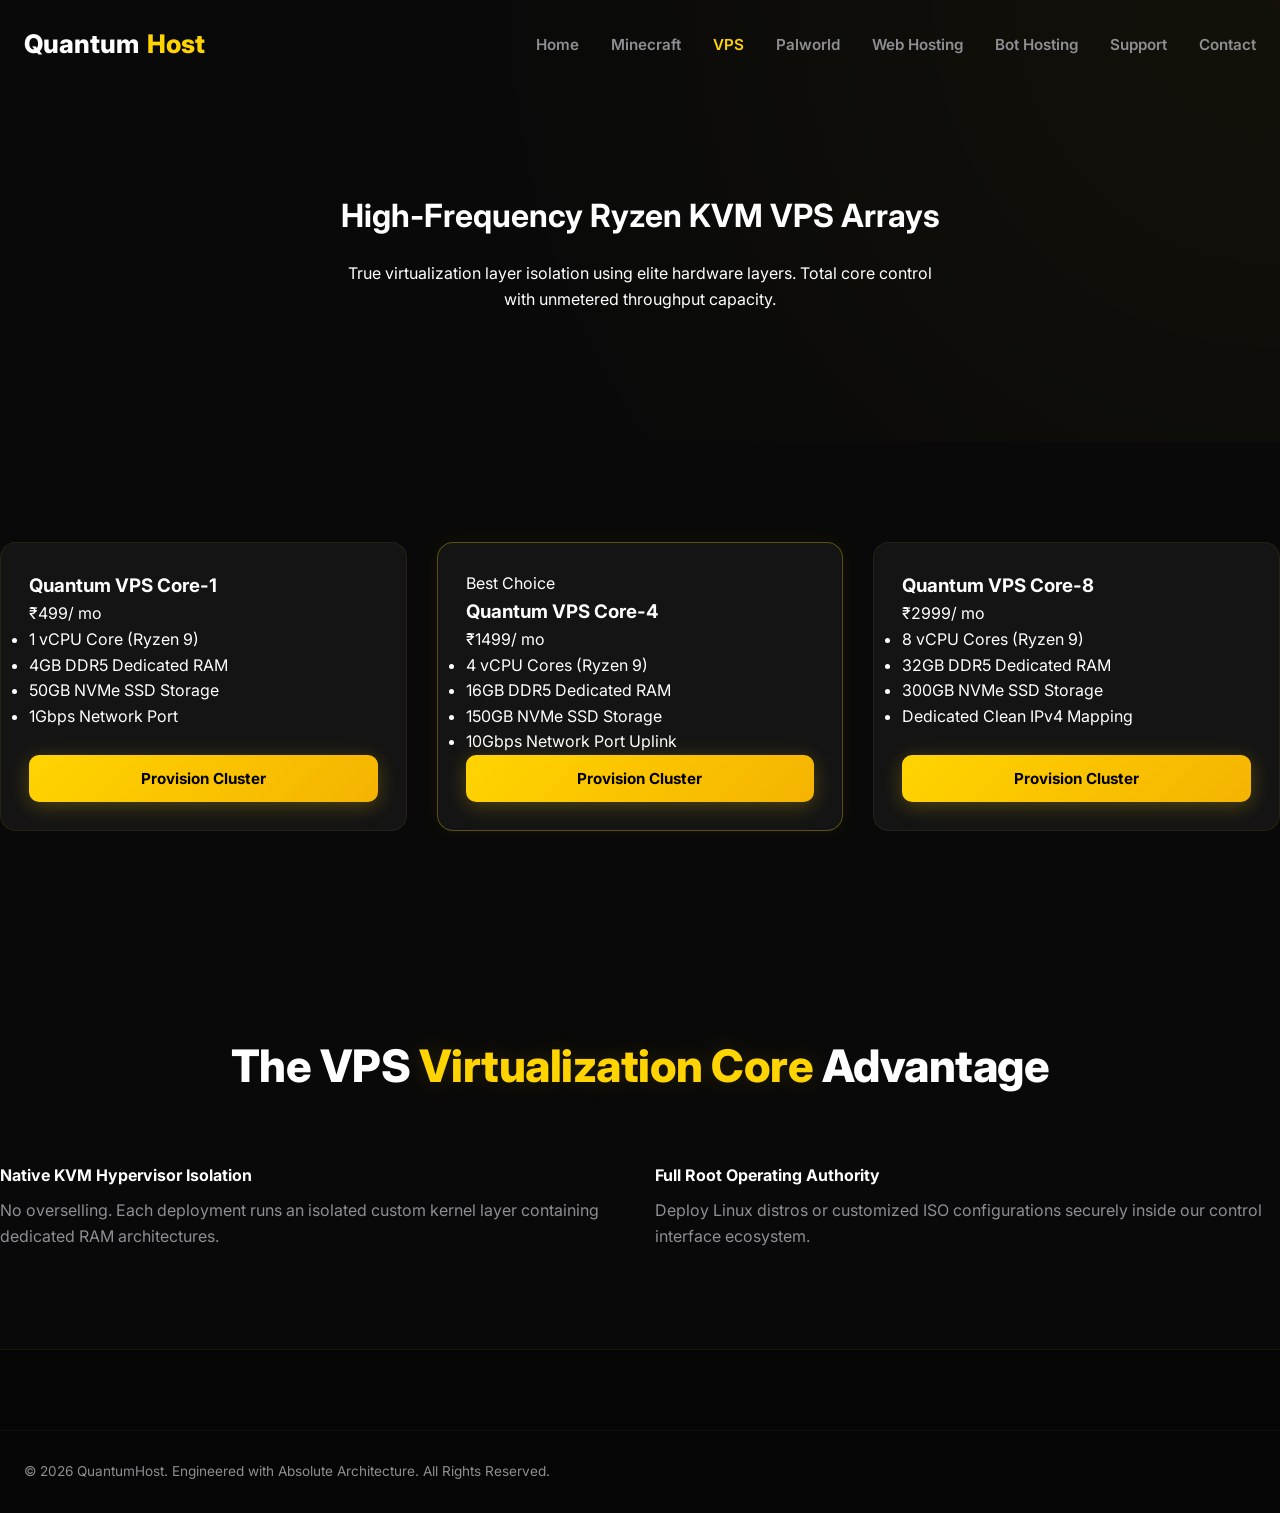
<file: vps/index.html>
<!DOCTYPE html>
<html lang="en">
<head>
    <meta charset="UTF-8">
    <meta name="viewport" content="width=device-width, initial-scale=1.0">
    <title>Enterprise AMD Ryzen KVM VPS - QuantumHost</title>
    <link rel="stylesheet" href="../assets/css/style.css">
</head>
<body>

    <nav class="navbar sticky">
        <div class="container nav-container">
            <a href="../index.html" class="logo">Quantum<span>Host</span></a>
            <ul class="nav-menu">
                <li><a href="../index.html" class="nav-link">Home</a></li>
                <li><a href="../minecraft/index.html" class="nav-link">Minecraft</a></li>
                <li><a href="index.html" class="nav-link active">VPS</a></li>
                <li><a href="../palworld/index.html" class="nav-link">Palworld</a></li>
                <li><a href="../web-hosting/index.html" class="nav-link">Web Hosting</a></li>
                <li><a href="../bot-hosting/index.html" class="nav-link">Bot Hosting</a></li>
                <li><a href="../support/index.html" class="nav-link">Support</a></li>
                <li><a href="../contact/index.html" class="nav-link">Contact</a></li>
            </ul>
        </div>
    </nav>

    <header class="hero">
        <div class="container text-center" style="text-align: center;">
            <h1 class="fade-up">High-Frequency <span>Ryzen KVM VPS</span> Arrays</h1>
            <p class="fade-up" style="margin: 20px auto; max-width: 600px;">True virtualization layer isolation using elite hardware layers. Total core control with unmetered throughput capacity.</p>
        </div>
    </header>

    <section class="section container fade-up">
        <div class="grid-3">
            <div class="card pricing-card">
                <div>
                    <h3>Quantum VPS Core-1</h3>
                    <div class="pricing-price">₹499<span>/ mo</span></div>
                    <ul class="pricing-features">
                        <li>1 vCPU Core (Ryzen 9)</li>
                        <li>4GB DDR5 Dedicated RAM</li>
                        <li>50GB NVMe SSD Storage</li>
                        <li>1Gbps Network Port</li>
                    </ul>
                </div>
                <button class="btn btn-primary" onclick="alert('Provisioning Core-1 VPS Setup...')">Provision Cluster</button>
            </div>
            <div class="card pricing-card premium-tier">
                <div class="pricing-badge">Best Choice</div>
                <div>
                    <h3>Quantum VPS Core-4</h3>
                    <div class="pricing-price">₹1499<span>/ mo</span></div>
                    <ul class="pricing-features">
                        <li>4 vCPU Cores (Ryzen 9)</li>
                        <li>16GB DDR5 Dedicated RAM</li>
                        <li>150GB NVMe SSD Storage</li>
                        <li>10Gbps Network Port Uplink</li>
                    </ul>
                </div>
                <button class="btn btn-primary" onclick="alert('Provisioning Core-4 VPS Setup...')">Provision Cluster</button>
            </div>
            <div class="card pricing-card">
                <div>
                    <h3>Quantum VPS Core-8</h3>
                    <div class="pricing-price">₹2999<span>/ mo</span></div>
                    <ul class="pricing-features">
                        <li>8 vCPU Cores (Ryzen 9)</li>
                        <li>32GB DDR5 Dedicated RAM</li>
                        <li>300GB NVMe SSD Storage</li>
                        <li>Dedicated Clean IPv4 Mapping</li>
                    </ul>
                </div>
                <button class="btn btn-primary" onclick="alert('Provisioning Core-8 VPS Setup...')">Provision Cluster</button>
            </div>
        </div>
    </section>

    <section class="section container fade-up">
        <div class="section-header">
            <h2>The VPS <span>Virtualization Core</span> Advantage</h2>
        </div>
        <div class="grid-2">
            <div class="card">
                <h4>Native KVM Hypervisor Isolation</h4>
                <p style="color: var(--text-muted); margin-top: 10px;">No overselling. Each deployment runs an isolated custom kernel layer containing dedicated RAM architectures.</p>
            </div>
            <div class="card">
                <h4>Full Root Operating Authority</h4>
                <p style="color: var(--text-muted); margin-top: 10px;">Deploy Linux distros or customized ISO configurations securely inside our control interface ecosystem.</p>
            </div>
        </div>
    </section>

    <footer class="footer">
        <div class="container footer-bottom">
            <p>&copy; 2026 QuantumHost. Engineered with Absolute Architecture. All Rights Reserved.</p>
        </div>
    </footer>

    <script src="../assets/js/script.js"></script>
</body>
</html>
</file>
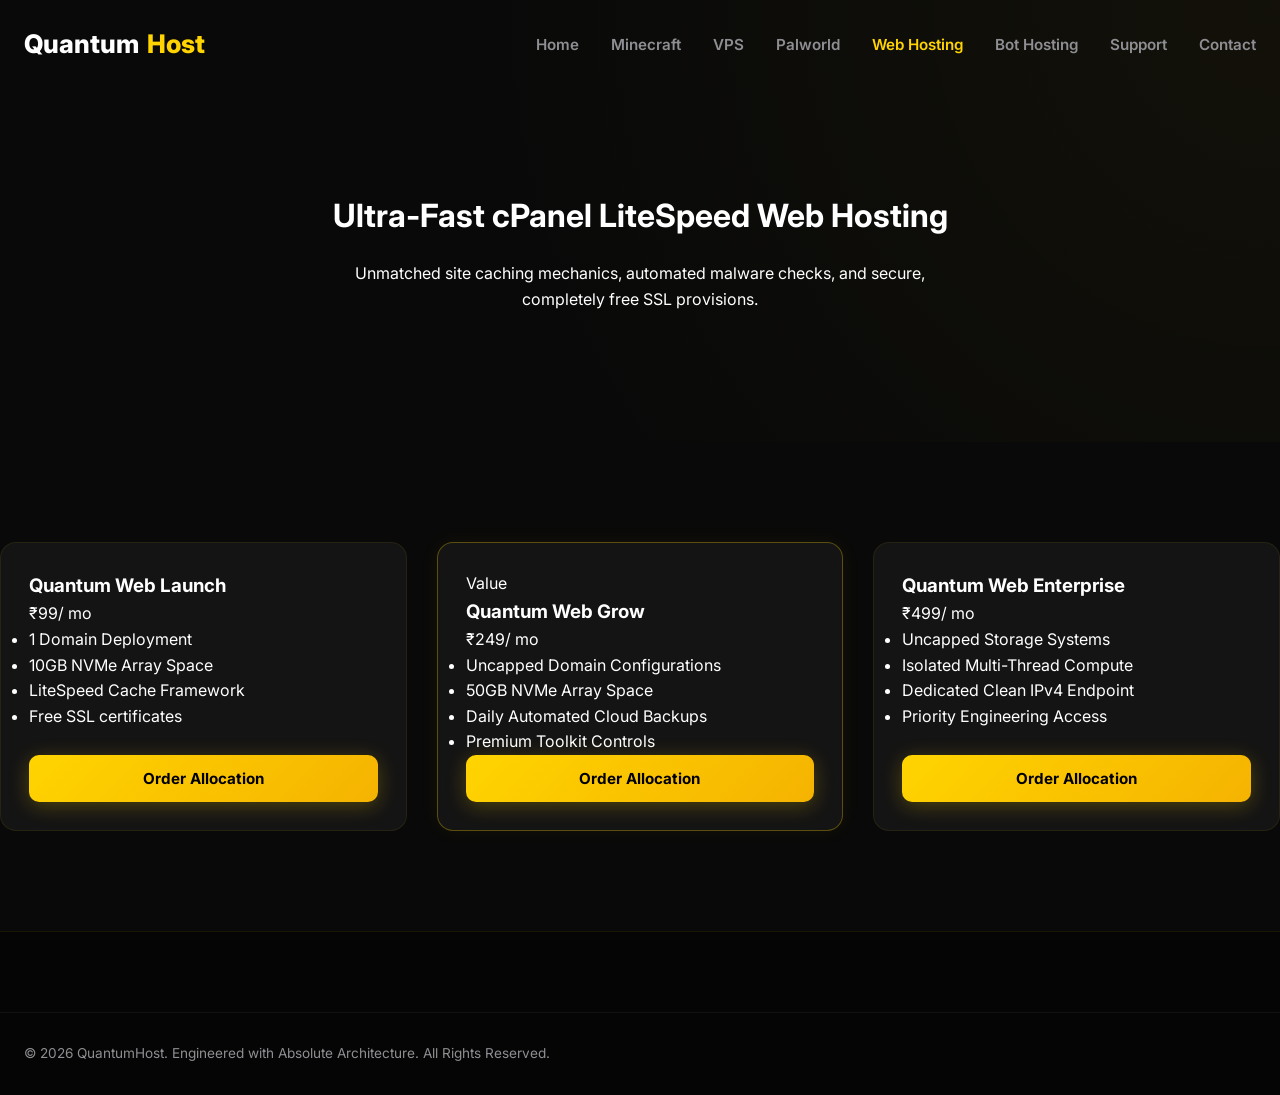
<file: web-hosting/index.html>
<!DOCTYPE html>
<html lang="en">
<head>
    <meta charset="UTF-8">
    <meta name="viewport" content="width=device-width, initial-scale=1.0">
    <title>Premium cPanel LiteSpeed Web Hosting - QuantumHost</title>
    <link rel="stylesheet" href="../assets/css/style.css">
</head>
<body>

    <nav class="navbar sticky">
        <div class="container nav-container">
            <a href="../index.html" class="logo">Quantum<span>Host</span></a>
            <ul class="nav-menu">
                <li><a href="../index.html" class="nav-link">Home</a></li>
                <li><a href="../minecraft/index.html" class="nav-link">Minecraft</a></li>
                <li><a href="../vps/index.html" class="nav-link">VPS</a></li>
                <li><a href="../palworld/index.html" class="nav-link">Palworld</a></li>
                <li><a href="index.html" class="nav-link active">Web Hosting</a></li>
                <li><a href="../bot-hosting/index.html" class="nav-link">Bot Hosting</a></li>
                <li><a href="../support/index.html" class="nav-link">Support</a></li>
                <li><a href="../contact/index.html" class="nav-link">Contact</a></li>
            </ul>
        </div>
    </nav>

    <header class="hero">
        <div class="container text-center" style="text-align: center;">
            <h1 class="fade-up">Ultra-Fast <span>cPanel LiteSpeed</span> Web Hosting</h1>
            <p class="fade-up" style="margin: 20px auto; max-width: 600px;">Unmatched site caching mechanics, automated malware checks, and secure, completely free SSL provisions.</p>
        </div>
    </header>

    <section class="section container fade-up">
        <div class="grid-3">
            <div class="card pricing-card">
                <div>
                    <h3>Quantum Web Launch</h3>
                    <div class="pricing-price">₹99<span>/ mo</span></div>
                    <ul class="pricing-features">
                        <li>1 Domain Deployment</li>
                        <li>10GB NVMe Array Space</li>
                        <li>LiteSpeed Cache Framework</li>
                        <li>Free SSL certificates</li>
                    </ul>
                </div>
                <button class="btn btn-primary" onclick="alert('Deploying Web Cluster Base...')">Order Allocation</button>
            </div>
            <div class="card pricing-card premium-tier">
                <div class="pricing-badge">Value</div>
                <div>
                    <h3>Quantum Web Grow</h3>
                    <div class="pricing-price">₹249<span>/ mo</span></div>
                    <ul class="pricing-features">
                        <li>Uncapped Domain Configurations</li>
                        <li>50GB NVMe Array Space</li>
                        <li>Daily Automated Cloud Backups</li>
                        <li>Premium Toolkit Controls</li>
                    </ul>
                </div>
                <button class="btn btn-primary" onclick="alert('Deploying Web Cluster Grow...')">Order Allocation</button>
            </div>
            <div class="card pricing-card">
                <div>
                    <h3>Quantum Web Enterprise</h3>
                    <div class="pricing-price">₹499<span>/ mo</span></div>
                    <ul class="pricing-features">
                        <li>Uncapped Storage Systems</li>
                        <li>Isolated Multi-Thread Compute</li>
                        <li>Dedicated Clean IPv4 Endpoint</li>
                        <li>Priority Engineering Access</li>
                    </ul>
                </div>
                <button class="btn btn-primary" onclick="alert('Deploying Web Cluster Enterprise...')">Order Allocation</button>
            </div>
        </div>
    </section>

    <footer class="footer">
        <div class="container footer-bottom">
            <p>&copy; 2026 QuantumHost. Engineered with Absolute Architecture. All Rights Reserved.</p>
        </div>
    </footer>

    <script src="../assets/js/script.js"></script>
</body>
</html>
</file>
<file: assets/css/style.css>
/* ==========================================================================
   QUANTUMHOST PREMIUM CORE STYLESHEET (REDESIGNED FOR ULTIMATE GAMING UI)
   ========================================================================== */

@import url('https://fonts.googleapis.com/css2?family=Inter:wght@300;400;500;600;700;800&display=swap');

:root {
    --bg: #090909;
    --card: #141414;
    --card-hover: #1b1b1b;
    --primary: #FFD400;
    --accent: #F5B301;
    --text: #FFFFFF;
    --text-muted: #8E8E93;
    --border: rgba(255, 212, 0, 0.08);
    --border-hover: rgba(255, 212, 0, 0.35);
    --glass: rgba(20, 20, 20, 0.7);
    --glow: rgba(255, 212, 0, 0.15);
    --radius: 16px;
    --radius-sm: 10px;
    --transition: all 0.3s cubic-bezier(0.25, 0.8, 0.25, 1);
}

/* Base & Reset Rules */
* {
    box-sizing: border-box;
    margin: 0;
    padding: 0;
    font-family: 'Inter', sans-serif;
    scroll-behavior: smooth;
}

body {
    background-color: var(--bg);
    color: var(--text);
    overflow-x: hidden;
    line-height: 1.6;
}

a {
    color: inherit;
    text-decoration: none;
    transition: var(--transition);
}

img {
    max-width: 100%;
    height: auto;
}

/* Layout Utilities */
.container {
    width: 100%;
    max-width: 1280px;
    margin: 0 auto;
    padding: 0 24px;
}

.section {
    padding: 100px 0;
}

.section-header {
    text-align: center;
    margin-bottom: 60px;
}

.section-header h2 {
    font-size: 2.8rem;
    font-weight: 800;
    margin-bottom: 16px;
    letter-spacing: -0.5px;
}

.section-header h2 span {
    color: var(--primary);
    text-shadow: 0 0 25px var(--glow);
}

.section-header p {
    color: var(--text-muted);
    font-size: 1.15rem;
    max-width: 600px;
    margin: 0 auto;
}

.grid-2 { display: grid; grid-template-columns: repeat(2, 1fr); gap: 30px; }
.grid-3 { display: grid; grid-template-columns: repeat(3, 1fr); gap: 30px; }
.grid-4 { display: grid; grid-template-columns: repeat(4, 1fr); gap: 30px; }

/* Buttons & Interactive Elements */
.btn {
    display: inline-flex;
    align-items: center;
    justify-content: center;
    padding: 14px 28px;
    font-weight: 700;
    border-radius: var(--radius-sm);
    cursor: pointer;
    transition: var(--transition);
    border: none;
    font-size: 0.95rem;
    gap: 8px;
}

.btn-primary {
    background: linear-gradient(135deg, var(--primary), var(--accent));
    color: #000;
    box-shadow: 0 4px 20px rgba(255, 212, 0, 0.25);
}

.btn-primary:hover {
    transform: translateY(-2px);
    box-shadow: 0 6px 25px rgba(255, 212, 0, 0.4);
}

.btn-secondary {
    background: var(--card);
    color: var(--text);
    border: 1px solid var(--border);
}

.btn-secondary:hover {
    background: var(--card-hover);
    border-color: var(--border-hover);
    transform: translateY(-2px);
}

/* Navigation Bar */
.navbar {
    position: fixed;
    top: 0;
    left: 0;
    width: 100%;
    z-index: 1000;
    transition: var(--transition);
    padding: 24px 0;
}

.navbar.sticky {
    background: var(--glass);
    backdrop-filter: blur(16px);
    border-bottom: 1px solid var(--border);
    padding: 14px 0;
    box-shadow: 0 4px 30px rgba(0, 0, 0, 0.4);
}

.nav-container {
    display: flex;
    align-items: center;
    justify-content: space-between;
}

.logo {
    font-size: 1.6rem;
    font-weight: 800;
    color: var(--text);
    display: flex;
    align-items: center;
    gap: 8px;
}

.logo span {
    color: var(--primary);
}

.nav-menu {
    display: flex;
    list-style: none;
    gap: 32px;
}

.nav-link {
    font-weight: 600;
    font-size: 0.95rem;
    color: var(--text-muted);
}

.nav-link:hover, .nav-link.active {
    color: var(--primary);
}

.nav-toggle {
    display: none;
    flex-direction: column;
    gap: 6px;
    cursor: pointer;
}

.nav-toggle span {
    width: 28px;
    height: 3px;
    background-color: var(--text);
    transition: var(--transition);
    border-radius: 2px;
}

/* Hero Banners */
.hero {
    padding: 190px 0 110px 0;
    background: radial-gradient(circle at top right, rgba(255, 212, 0, 0.04), transparent 60%);
    position: relative;
}

.hero-content h1 {
    font-size: 3.8rem;
    font-weight: 800;
    line-height: 1.2;
    margin-bottom: 24px;
    letter-spacing: -1px;
}

.hero-content h1 span {
    color: var(--primary);
    text-shadow: 0 0 35px var(--glow);
}

.hero-content p {
    font-size: 1.2rem;
    color: var(--text-muted);
    margin-bottom: 40px;
    max-width: 560px;
}

.hero-actions {
    display: flex;
    gap: 16px;
}

/* Statistics Component */
.stats-bar {
    background: var(--card);
    border: 1px solid var(--border);
    border-radius: var(--radius);
    padding: 40px;
    text-align: center;
}

.stat-item h3 {
    font-size: 2.5rem;
    font-weight: 800;
    color: var(--primary);
    margin-bottom: 8px;
}

.stat-item p {
    color: var(--text-muted);
    text-transform: uppercase;
    font-size: 0.85rem;
    letter-spacing: 1px;
}

/* ==========================================================================
   REDESIGNED ULTRA-PREMIUM CARD SYSTEMS
   ========================================================================== */

.pricing-card {
    background: var(--card);
    border: 1px solid var(--border);
    border-radius: var(--radius);
    padding: 28px;
    display: flex;
    flex-direction: column;
    justify-content: space-between;
    transition: var(--transition);
    position: relative;
    overflow: hidden;
}

.pricing-card:hover {
    border-color: var(--border-hover);
    transform: translateY(-6px);
    box-shadow: 0 20px 40px rgba(0,0,0,0.7), 0 0 30px var(--glow);
}

.pricing-card.premium-tier {
    border-color: rgba(255, 212, 0, 0.3);
    box-shadow: 0 0 20px rgba(255, 212, 0, 0.05);
}

.pricing-card.premium-tier:hover {
    border-color: var(--primary);
    box-shadow: 0 20px 40px rgba(0,0,0,0.8), 0 0 40px rgba(255, 212, 0, 0.25);
}

/* Top Badge */
.plan-badge-top {
    position: absolute;
    top: 24px;
    right: 24px;
    background: var(--primary);
    color: #000;
    font-size: 0.72rem;
    font-weight: 800;
    padding: 5px 12px;
    border-radius: 8px;
    text-transform: uppercase;
    letter-spacing: 0.5px;
}

/* Plan Title */
.plan-title {
    font-size: 1.6rem;
    font-weight: 800;
    color: var(--primary);
    margin-bottom: 16px;
    letter-spacing: -0.5px;
}

/* CPU Badge Container */
.plan-cpu-badge {
    background: rgba(255, 212, 0, 0.03);
    border: 1px solid rgba(255, 212, 0, 0.08);
    border-radius: var(--radius-sm);
    padding: 12px 14px;
    display: flex;
    align-items: center;
    gap: 12px;
    font-size: 0.88rem;
    font-weight: 600;
    color: var(--text);
    margin-bottom: 18px;
}

.plan-cpu-badge svg {
    width: 18px;
    height: 18px;
    fill: var(--primary);
    flex-shrink: 0;
}

/* Hardware Dual Grid Metrics */
.plan-metrics-grid {
    display: grid;
    grid-template-columns: 1fr 1fr;
    gap: 12px;
    margin-bottom: 22px;
}

.plan-metric-box {
    background: rgba(255, 255, 255, 0.02);
    border: 1px solid rgba(255, 255, 255, 0.04);
    border-radius: var(--radius-sm);
    padding: 14px 10px;
    text-align: center;
    transition: var(--transition);
}

.plan-metric-box:hover {
    background: rgba(255, 212, 0, 0.02);
    border-color: rgba(255, 212, 0, 0.15);
}

.plan-metric-val {
    font-size: 1.45rem;
    font-weight: 800;
    color: var(--text);
    line-height: 1.2;
}

.plan-metric-lbl {
    font-size: 0.72rem;
    color: var(--text-muted);
    text-transform: uppercase;
    margin-top: 4px;
    font-weight: 600;
    letter-spacing: 0.5px;
}

/* Specs Info Block */
.plan-spec-list {
    display: flex;
    flex-direction: column;
    gap: 12px;
    margin-bottom: 22px;
}

.plan-spec-item {
    display: flex;
    align-items: center;
    gap: 12px;
    font-size: 0.88rem;
    color: var(--text-muted);
}

.plan-spec-item svg {
    width: 16px;
    height: 16px;
    fill: var(--primary);
    opacity: 0.75;
    flex-shrink: 0;
}

.plan-spec-item span {
    color: var(--text);
    font-weight: 600;
}

/* Card Visual Dividers */
.plan-divider {
    border: 0;
    border-top: 1px solid rgba(255, 255, 255, 0.06);
    margin-bottom: 22px;
}

/* Bullet Checked Features List */
.plan-feature-list {
    display: flex;
    flex-direction: column;
    gap: 10px;
    margin-bottom: 26px;
}

.plan-feature-item {
    display: flex;
    align-items: center;
    gap: 10px;
    font-size: 0.88rem;
    color: var(--text-muted);
}

.plan-feature-item svg {
    width: 14px;
    height: 14px;
    fill: #2ecc71;
    flex-shrink: 0;
}

/* Premium Card Footer Block */
.plan-footer-section {
    background: rgba(0, 0, 0, 0.25);
    border-radius: var(--radius-sm);
    padding: 18px;
    margin-top: auto;
    border: 1px solid rgba(255, 255, 255, 0.02);
}

.plan-price-wrapper {
    display: flex;
    justify-content: space-between;
    align-items: flex-end;
    margin-bottom: 16px;
}

.plan-old-price {
    font-size: 0.85rem;
    color: var(--text-muted);
    text-decoration: line-through;
}

.plan-current-price {
    font-size: 1.85rem;
    font-weight: 800;
    color: var(--primary);
    line-height: 1;
}

.plan-tax-label {
    font-size: 0.75rem;
    color: var(--text-muted);
    display: block;
    margin-top: 4px;
}

.plan-footer-badge {
    background: rgba(46, 204, 113, 0.15);
    color: #2ecc71;
    font-size: 0.72rem;
    font-weight: 800;
    padding: 4px 10px;
    border-radius: 6px;
    text-transform: uppercase;
    letter-spacing: 0.5px;
    align-self: center;
}

/* Full Width Card Deploy Button */
.plan-btn-buy {
    width: 100%;
    display: flex;
    align-items: center;
    justify-content: center;
    gap: 10px;
    background: linear-gradient(135deg, var(--primary), var(--accent));
    color: #000;
    border: none;
    padding: 14px;
    border-radius: var(--radius-sm);
    font-weight: 800;
    font-size: 0.95rem;
    cursor: pointer;
    transition: var(--transition);
}

.plan-btn-buy:hover {
    transform: translateY(-2px);
    box-shadow: 0 6px 20px rgba(255, 212, 0, 0.35);
}

.plan-btn-buy svg {
    width: 16px;
    height: 16px;
    fill: #000;
}

/* FAQ Accordion Component */
.faq-item {
    background: var(--card);
    border: 1px solid var(--border);
    border-radius: var(--radius);
    margin-bottom: 16px;
    overflow: hidden;
    transition: var(--transition);
}

.faq-trigger {
    padding: 24px;
    display: flex;
    justify-content: space-between;
    align-items: center;
    cursor: pointer;
    font-weight: 600;
    user-select: none;
}

.faq-trigger::after {
    content: "+";
    font-size: 1.5rem;
    color: var(--primary);
    transition: var(--transition);
}

.faq-item.active .faq-trigger::after {
    transform: rotate(45deg);
}

.faq-content {
    max-height: 0;
    padding: 0 24px;
    color: var(--text-muted);
    overflow: hidden;
    transition: max-height 0.3s cubic-bezier(0, 1, 0, 1);
}

.faq-item.active .faq-content {
    max-height: 1000px;
    padding: 0 24px 24px 24px;
    transition: max-height 0.3s cubic-bezier(1, 0, 1, 0);
}

/* Forms Mapping */
.form-group {
    margin-bottom: 20px;
}

.form-group label {
    display: block;
    margin-bottom: 8px;
    font-size: 0.9rem;
    font-weight: 500;
    color: var(--text-muted);
}

.form-control {
    width: 100%;
    background: rgba(0, 0, 0, 0.3);
    border: 1px solid var(--border);
    padding: 14px 18px;
    border-radius: var(--radius);
    color: var(--text);
    font-size: 0.95rem;
    transition: var(--transition);
}

.form-control:focus {
    outline: none;
    border-color: var(--primary);
    box-shadow: 0 0 15px rgba(255, 212, 0, 0.1);
}

textarea.form-control {
    resize: vertical;
    min-height: 140px;
}

/* Footer Section */
.footer {
    background: #050505;
    border-top: 1px solid var(--border);
    padding: 80px 0 30px 0;
}

.footer-grid {
    display: grid;
    grid-template-columns: 2fr repeat(3, 1fr);
    gap: 40px;
    margin-bottom: 60px;
}

.footer-brand p {
    color: var(--text-muted);
    margin: 16px 0 24px 0;
    max-width: 300px;
}

.footer-heading {
    font-size: 1.1rem;
    font-weight: 700;
    margin-bottom: 24px;
    position: relative;
}

.footer-links {
    list-style: none;
}

.footer-links li {
    margin-bottom: 12px;
}

.footer-links a {
    color: var(--text-muted);
    font-size: 0.95rem;
}

.footer-links a:hover {
    color: var(--primary);
    padding-left: 4px;
}

.footer-bottom {
    border-top: 1px solid rgba(255,255,255,0.05);
    padding-top: 30px;
    display: flex;
    justify-content: space-between;
    align-items: center;
    color: var(--text-muted);
    font-size: 0.85rem;
}

/* Scroll To Top */
.scroll-top {
    position: fixed;
    bottom: 30px;
    right: 30px;
    background: var(--primary);
    color: #000;
    width: 45px;
    height: 45px;
    border-radius: 50%;
    display: flex;
    align-items: center;
    justify-content: center;
    cursor: pointer;
    font-weight: bold;
    box-shadow: 0 4px 15px rgba(255, 212, 0, 0.3);
    opacity: 0;
    visibility: hidden;
    transition: var(--transition);
    z-index: 99;
}

.scroll-top.visible {
    opacity: 1;
    visibility: visible;
}

/* Core Micro-Animations Framework */
.fade-up {
    opacity: 0;
    transform: translateY(30px);
    transition: opacity 0.8s ease, transform 0.8s ease;
}

.fade-up.revealed {
    opacity: 1;
    transform: translateY(0);
}

.float-animation {
    animation: float 6s ease-in-out infinite;
}

@keyframes float {
    0%, 100% { transform: translateY(0); }
    50% { transform: translateY(-15px); }
}

/* Modern Responsive Design Layouts */
@media (max-width: 1024px) {
    .grid-4 { grid-template-columns: repeat(2, 1fr); }
    .grid-3 { grid-template-columns: repeat(2, 1fr); }
    .footer-grid { grid-template-columns: repeat(2, 1fr); }
}

@media (max-width: 768px) {
    .section { padding: 60px 0; }
    .grid-2, .grid-3, .grid-4 { grid-template-columns: 1fr; }
    .hero { padding: 140px 0 80px 0; text-align: center; }
    .hero-content p { margin: 0 auto 30px auto; }
    .hero-actions { justify-content: center; flex-direction: column; }
    .nav-toggle { display: flex; }
    .nav-menu {
        position: fixed;
        top: 0;
        right: -100%;
        width: 280px;
        height: 100vh;
        background: #0e0e0e;
        border-left: 1px solid var(--border);
        flex-direction: column;
        padding: 100px 40px;
        transition: var(--transition);
    }
    .nav-menu.active { right: 0; }
    .footer-grid { grid-template-columns: 1fr; }
    .footer-bottom { flex-direction: column; gap: 15px; text-align: center; }
}
</file>
